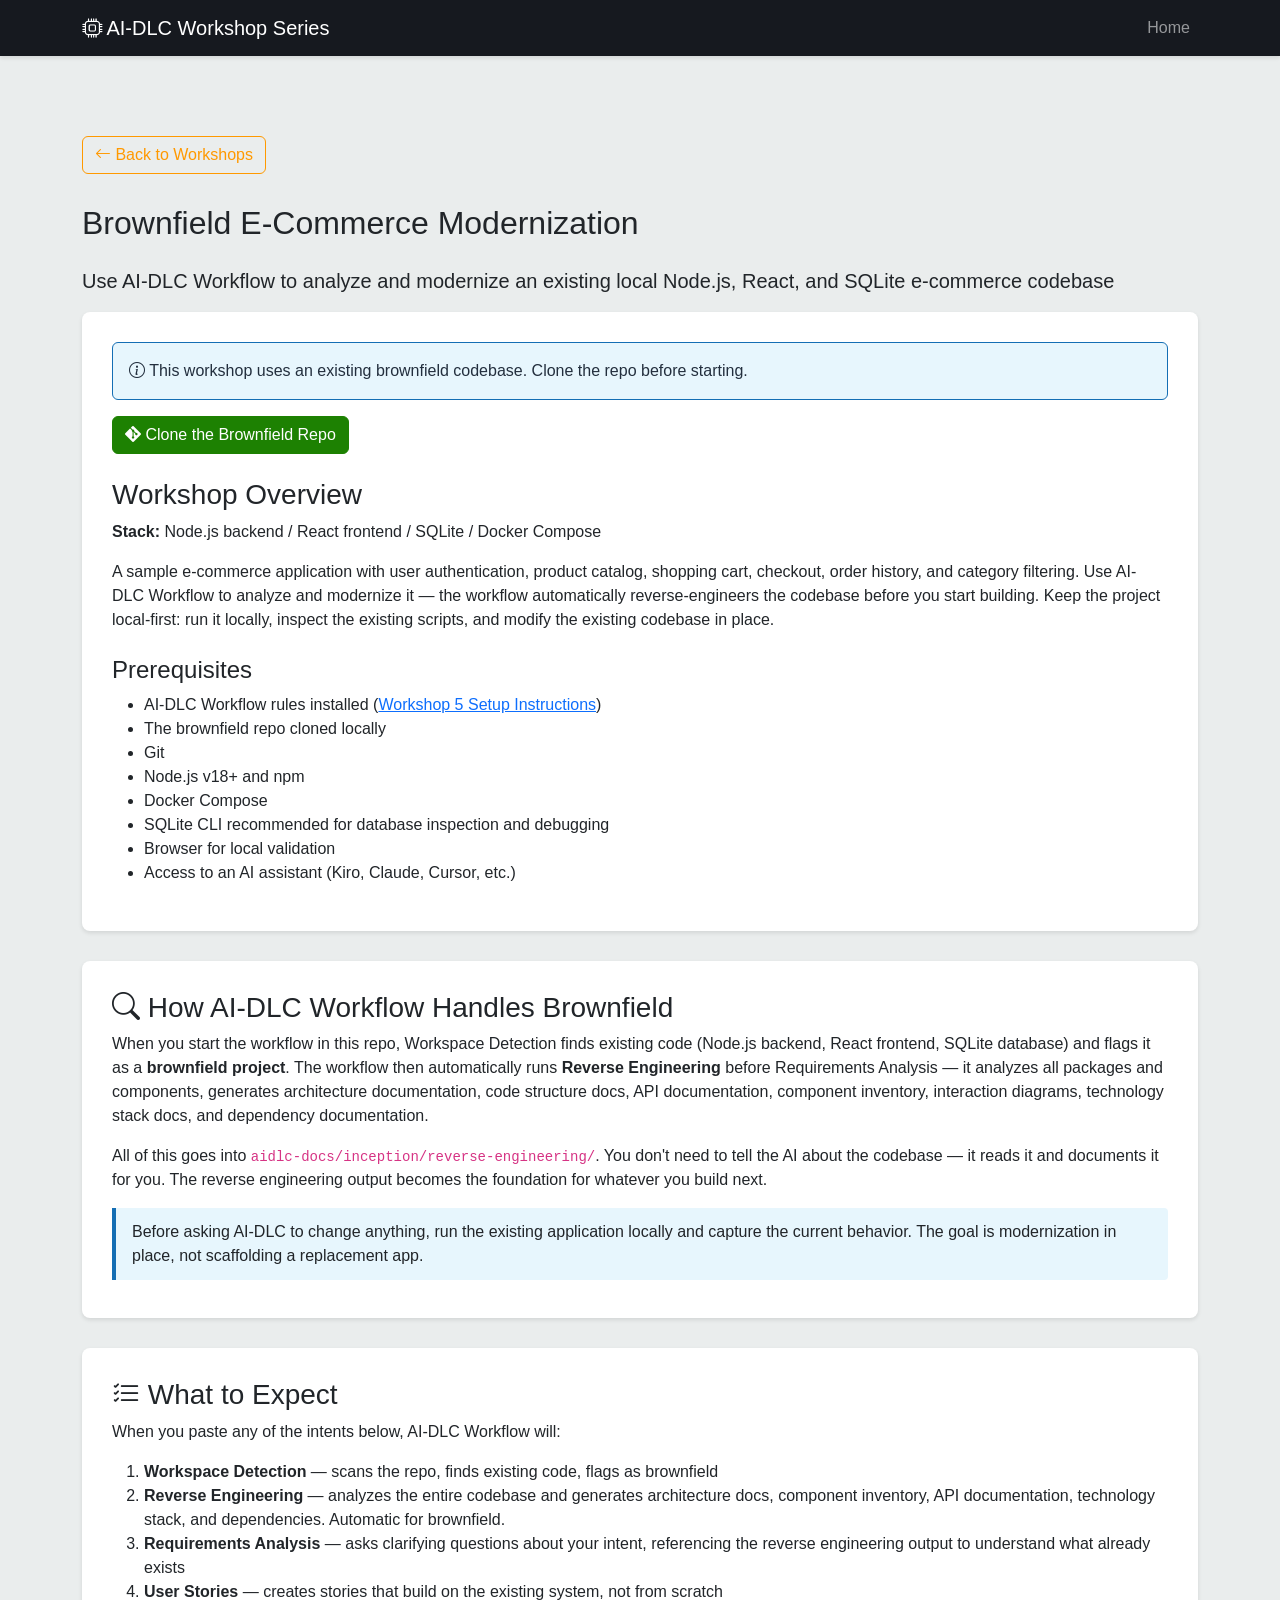
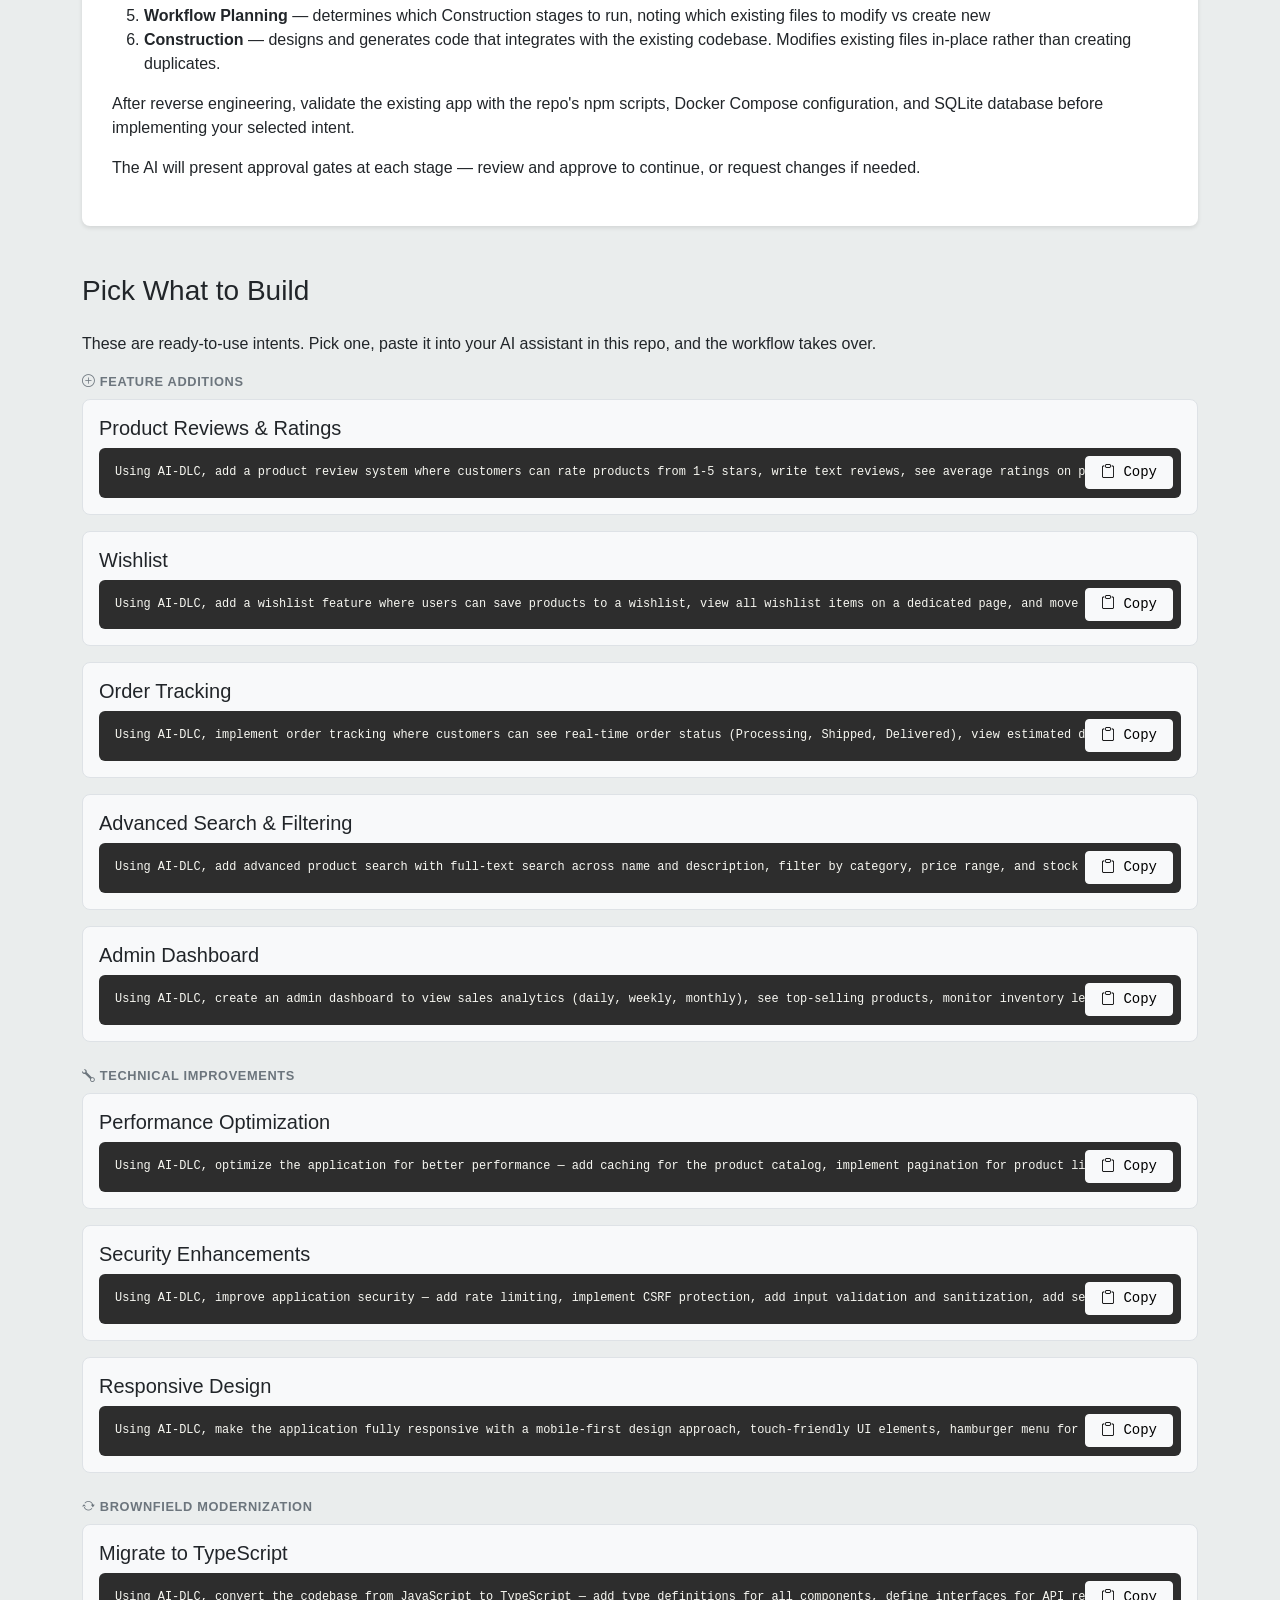
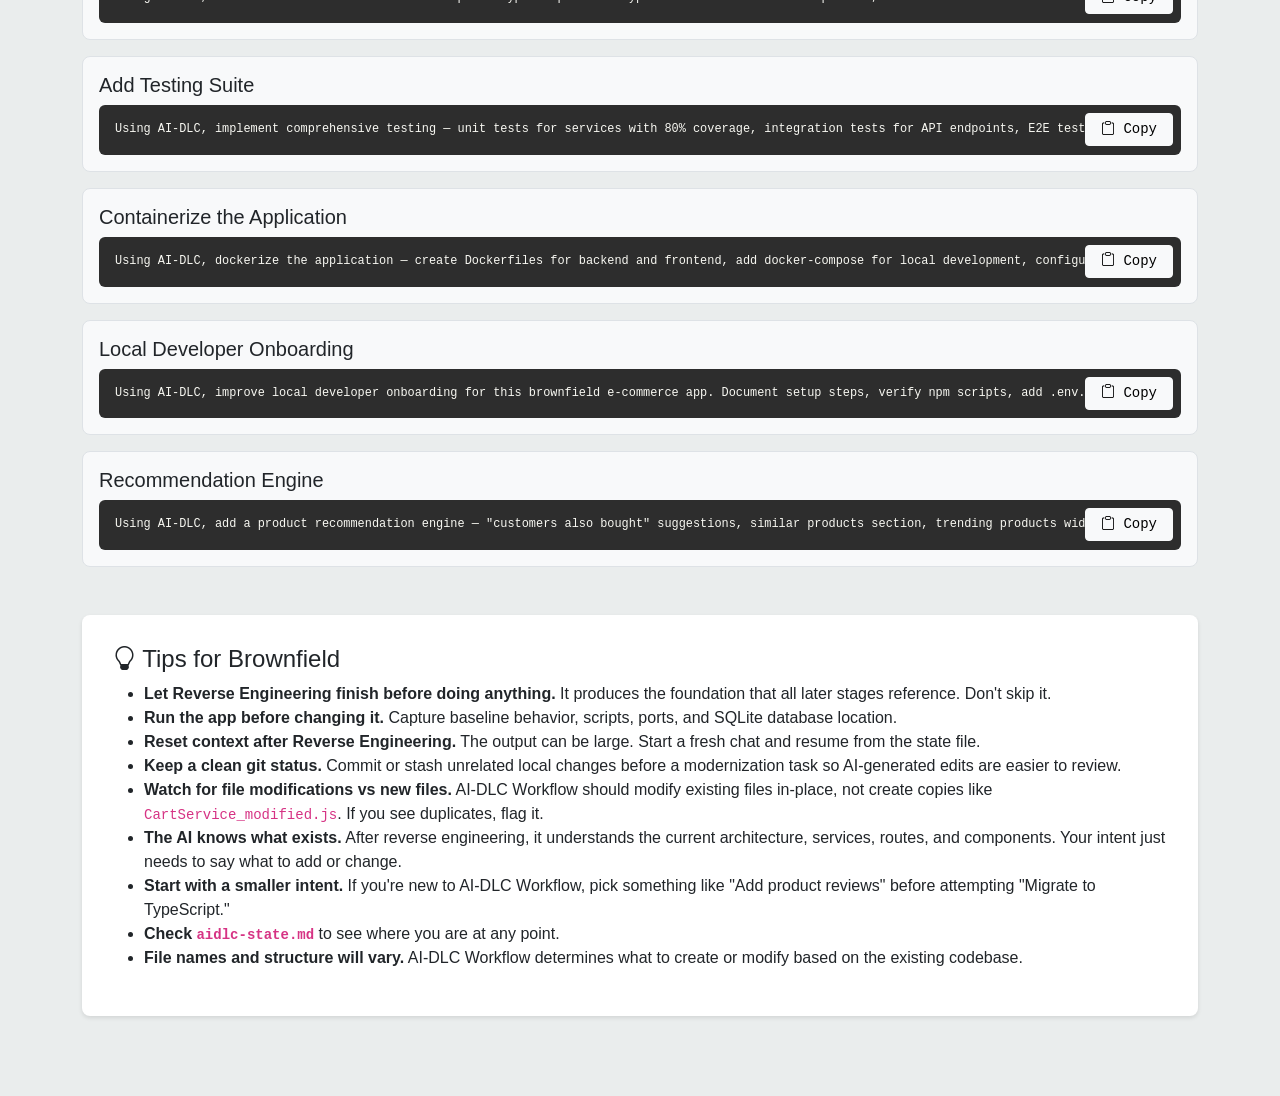
<file: workshop-aidlc/brownfield-ecommerce.html>
<!DOCTYPE html>
<html lang="en">
<head>
    <meta charset="UTF-8">
    <meta name="viewport" content="width=device-width, initial-scale=1.0">
    <title>Workshop 5: Brownfield E-Commerce Modernization - AI-DLC Workshop</title>
    <link href="https://cdn.jsdelivr.net/npm/bootstrap@5.3.2/dist/css/bootstrap.min.css" rel="stylesheet">
    <link rel="stylesheet" href="https://cdn.jsdelivr.net/npm/bootstrap-icons@1.11.3/font/bootstrap-icons.min.css">
    <link rel="stylesheet" href="assets/css/styles.css">
    <style>
        .intent-card { background: #f8f9fa; border: 1px solid #dee2e6; border-radius: 8px; padding: 1rem; margin-bottom: 1rem; position: relative; }
        .intent-card h5 { margin-bottom: .5rem; }
        .intent-prompt { background: #2d2d2d; color: #f8f8f2; padding: 1rem; border-radius: 6px; position: relative; font-family: monospace; font-size: .85rem; white-space: pre-wrap; margin-top: .5rem; }
        .intent-prompt .copy-btn { position: absolute; top: .5rem; right: .5rem; }
        .think-box { background: #fff3cd; border-left: 4px solid #ffc107; padding: .75rem 1rem; border-radius: 0 4px 4px 0; margin: .75rem 0; }
        .note-box { background: #E7F6FD; border-left: 4px solid var(--aws-blue); padding: .75rem 1rem; border-radius: 0 4px 4px 0; margin: .5rem 0; }
        .section-label { font-size: .8rem; font-weight: 600; text-transform: uppercase; letter-spacing: .05em; color: #6c757d; margin-bottom: .5rem; }
    </style>
</head>
<body>
    <nav class="navbar navbar-expand-lg navbar-dark bg-primary sticky-top">
        <div class="container">
            <a class="navbar-brand" href="index.html"><i class="bi bi-cpu"></i> AI-DLC Workshop Series</a>
            <button class="navbar-toggler" type="button" data-bs-toggle="collapse" data-bs-target="#navbarNav"><span class="navbar-toggler-icon"></span></button>
            <div class="collapse navbar-collapse" id="navbarNav">
                <ul class="navbar-nav ms-auto"><li class="nav-item"><a class="nav-link" href="index.html">Home</a></li></ul>
            </div>
        </div>
    </nav>

    <section class="workshop-detail">
        <div class="container">
            <a href="index.html" class="btn btn-outline-primary back-btn"><i class="bi bi-arrow-left"></i> Back to Workshops</a>

            <h2 class="mb-4"><span id="workshop-number"></span>Brownfield E-Commerce Modernization</h2>
            <p class="lead">Use AI-DLC Workflow to analyze and modernize an existing local Node.js, React, and SQLite e-commerce codebase</p>

            <div class="vision-section">
                <div class="alert alert-info">
                    <i class="bi bi-info-circle"></i> This workshop uses an existing brownfield codebase. Clone the repo before starting.
                </div>
                <div class="mb-4">
                    <a href="https://gitlab.aws.dev/enitin/amazon-bedrock-tutorials/-/tree/main/aidlc/workshops/brownfield-ecommerce-aidlc?ref_type=heads" target="_blank" class="btn btn-success">
                        <i class="bi bi-git"></i> Clone the Brownfield Repo
                    </a>
                </div>
                <h3>Workshop Overview</h3>
                <p><strong>Stack:</strong> Node.js backend / React frontend / SQLite / Docker Compose</p>
                <p>A sample e-commerce application with user authentication, product catalog, shopping cart, checkout, order history, and category filtering. Use AI-DLC Workflow to analyze and modernize it — the workflow automatically reverse-engineers the codebase before you start building. Keep the project local-first: run it locally, inspect the existing scripts, and modify the existing codebase in place.</p>
                <h4 class="mt-4">Prerequisites</h4>
                <ul>
                    <li>AI-DLC Workflow rules installed (<a href="setup-instructions.html#workshop-5-setup">Workshop 5 Setup Instructions</a>)</li>
                    <li>The brownfield repo cloned locally</li>
                    <li>Git</li>
                    <li>Node.js v18+ and npm</li>
                    <li>Docker Compose</li>
                    <li>SQLite CLI recommended for database inspection and debugging</li>
                    <li>Browser for local validation</li>
                    <li>Access to an AI assistant (Kiro, Claude, Cursor, etc.)</li>
                </ul>
            </div>

            <!-- How Brownfield Works -->
            <div class="vision-section">
                <h3><i class="bi bi-search"></i> How AI-DLC Workflow Handles Brownfield</h3>
                <p>When you start the workflow in this repo, Workspace Detection finds existing code (Node.js backend, React frontend, SQLite database) and flags it as a <strong>brownfield project</strong>. The workflow then automatically runs <strong>Reverse Engineering</strong> before Requirements Analysis — it analyzes all packages and components, generates architecture documentation, code structure docs, API documentation, component inventory, interaction diagrams, technology stack docs, and dependency documentation.</p>
                <p>All of this goes into <code>aidlc-docs/inception/reverse-engineering/</code>. You don't need to tell the AI about the codebase — it reads it and documents it for you. The reverse engineering output becomes the foundation for whatever you build next.</p>
                <div class="note-box">Before asking AI-DLC to change anything, run the existing application locally and capture the current behavior. The goal is modernization in place, not scaffolding a replacement app.</div>
            </div>

            <!-- What to Expect -->
            <div class="vision-section">
                <h3><i class="bi bi-list-check"></i> What to Expect</h3>
                <p>When you paste any of the intents below, AI-DLC Workflow will:</p>
                <ol>
                    <li><strong>Workspace Detection</strong> — scans the repo, finds existing code, flags as brownfield</li>
                    <li><strong>Reverse Engineering</strong> — analyzes the entire codebase and generates architecture docs, component inventory, API documentation, technology stack, and dependencies. Automatic for brownfield.</li>
                    <li><strong>Requirements Analysis</strong> — asks clarifying questions about your intent, referencing the reverse engineering output to understand what already exists</li>
                    <li><strong>User Stories</strong> — creates stories that build on the existing system, not from scratch</li>
                    <li><strong>Workflow Planning</strong> — determines which Construction stages to run, noting which existing files to modify vs create new</li>
                    <li><strong>Construction</strong> — designs and generates code that integrates with the existing codebase. Modifies existing files in-place rather than creating duplicates.</li>
                </ol>
                <p>After reverse engineering, validate the existing app with the repo's npm scripts, Docker Compose configuration, and SQLite database before implementing your selected intent.</p>
                <p>The AI will present approval gates at each stage — review and approve to continue, or request changes if needed.</p>
            </div>

            <!-- Inception Ideas -->
            <h3 class="mt-5 mb-4">Pick What to Build</h3>
            <p>These are ready-to-use intents. Pick one, paste it into your AI assistant in this repo, and the workflow takes over.</p>

            <p class="section-label"><i class="bi bi-plus-circle"></i> Feature Additions</p>

            <div class="intent-card">
                <h5>Product Reviews & Ratings</h5>
                <div class="intent-prompt"><button class="btn btn-sm btn-light copy-btn" onclick="copyId('i-0',event)"><i class="bi bi-clipboard"></i> Copy</button><pre id="i-0" class="mb-0" style="color:#f8f8f2">Using AI-DLC, add a product review system where customers can rate products from 1-5 stars, write text reviews, see average ratings on product cards, and filter/sort products by rating. Only allow reviews from customers who purchased the product.</pre></div>
            </div>

            <div class="intent-card">
                <h5>Wishlist</h5>
                <div class="intent-prompt"><button class="btn btn-sm btn-light copy-btn" onclick="copyId('i-1',event)"><i class="bi bi-clipboard"></i> Copy</button><pre id="i-1" class="mb-0" style="color:#f8f8f2">Using AI-DLC, add a wishlist feature where users can save products to a wishlist, view all wishlist items on a dedicated page, and move items from wishlist to cart.</pre></div>
            </div>

            <div class="intent-card">
                <h5>Order Tracking</h5>
                <div class="intent-prompt"><button class="btn btn-sm btn-light copy-btn" onclick="copyId('i-2',event)"><i class="bi bi-clipboard"></i> Copy</button><pre id="i-2" class="mb-0" style="color:#f8f8f2">Using AI-DLC, implement order tracking where customers can see real-time order status (Processing, Shipped, Delivered), view estimated delivery date, and receive notifications on status changes.</pre></div>
            </div>

            <div class="intent-card">
                <h5>Advanced Search & Filtering</h5>
                <div class="intent-prompt"><button class="btn btn-sm btn-light copy-btn" onclick="copyId('i-3',event)"><i class="bi bi-clipboard"></i> Copy</button><pre id="i-3" class="mb-0" style="color:#f8f8f2">Using AI-DLC, add advanced product search with full-text search across name and description, filter by category, price range, and stock availability, sort by price, rating, or newest, and search suggestions as user types.</pre></div>
            </div>

            <div class="intent-card">
                <h5>Admin Dashboard</h5>
                <div class="intent-prompt"><button class="btn btn-sm btn-light copy-btn" onclick="copyId('i-4',event)"><i class="bi bi-clipboard"></i> Copy</button><pre id="i-4" class="mb-0" style="color:#f8f8f2">Using AI-DLC, create an admin dashboard to view sales analytics (daily, weekly, monthly), see top-selling products, monitor inventory levels, track user registrations, and export reports as CSV.</pre></div>
            </div>

            <p class="section-label mt-4"><i class="bi bi-wrench"></i> Technical Improvements</p>

            <div class="intent-card">
                <h5>Performance Optimization</h5>
                <div class="intent-prompt"><button class="btn btn-sm btn-light copy-btn" onclick="copyId('i-5',event)"><i class="bi bi-clipboard"></i> Copy</button><pre id="i-5" class="mb-0" style="color:#f8f8f2">Using AI-DLC, optimize the application for better performance — add caching for the product catalog, implement pagination for product lists, add lazy loading for images, and optimize database queries with indexes.</pre></div>
            </div>

            <div class="intent-card">
                <h5>Security Enhancements</h5>
                <div class="intent-prompt"><button class="btn btn-sm btn-light copy-btn" onclick="copyId('i-6',event)"><i class="bi bi-clipboard"></i> Copy</button><pre id="i-6" class="mb-0" style="color:#f8f8f2">Using AI-DLC, improve application security — add rate limiting, implement CSRF protection, add input validation and sanitization, add security headers, and implement a password reset flow.</pre></div>
            </div>

            <div class="intent-card">
                <h5>Responsive Design</h5>
                <div class="intent-prompt"><button class="btn btn-sm btn-light copy-btn" onclick="copyId('i-7',event)"><i class="bi bi-clipboard"></i> Copy</button><pre id="i-7" class="mb-0" style="color:#f8f8f2">Using AI-DLC, make the application fully responsive with a mobile-first design approach, touch-friendly UI elements, hamburger menu for mobile, and optimized images for different screen sizes.</pre></div>
            </div>

            <p class="section-label mt-4"><i class="bi bi-arrow-repeat"></i> Brownfield Modernization</p>

            <div class="intent-card">
                <h5>Migrate to TypeScript</h5>
                <div class="intent-prompt"><button class="btn btn-sm btn-light copy-btn" onclick="copyId('i-8',event)"><i class="bi bi-clipboard"></i> Copy</button><pre id="i-8" class="mb-0" style="color:#f8f8f2">Using AI-DLC, convert the codebase from JavaScript to TypeScript — add type definitions for all components, define interfaces for API responses, add strict type checking, and maintain backward compatibility.</pre></div>
            </div>

            <div class="intent-card">
                <h5>Add Testing Suite</h5>
                <div class="intent-prompt"><button class="btn btn-sm btn-light copy-btn" onclick="copyId('i-9',event)"><i class="bi bi-clipboard"></i> Copy</button><pre id="i-9" class="mb-0" style="color:#f8f8f2">Using AI-DLC, implement comprehensive testing — unit tests for services with 80% coverage, integration tests for API endpoints, E2E tests for critical user flows, and test documentation.</pre></div>
            </div>

            <div class="intent-card">
                <h5>Containerize the Application</h5>
                <div class="intent-prompt"><button class="btn btn-sm btn-light copy-btn" onclick="copyId('i-10',event)"><i class="bi bi-clipboard"></i> Copy</button><pre id="i-10" class="mb-0" style="color:#f8f8f2">Using AI-DLC, dockerize the application — create Dockerfiles for backend and frontend, add docker-compose for local development, configure environment variables, add health checks, and document the local Docker Compose runbook.</pre></div>
            </div>

            <div class="intent-card">
                <h5>Local Developer Onboarding</h5>
                <div class="intent-prompt"><button class="btn btn-sm btn-light copy-btn" onclick="copyId('i-11',event)"><i class="bi bi-clipboard"></i> Copy</button><pre id="i-11" class="mb-0" style="color:#f8f8f2">Using AI-DLC, improve local developer onboarding for this brownfield e-commerce app. Document setup steps, verify npm scripts, add .env.example, add seed/reset database scripts, add Docker Compose health checks, and create a local runbook so a new developer can clone the repo and run the app consistently.</pre></div>
            </div>

            <div class="intent-card">
                <h5>Recommendation Engine</h5>
                <div class="intent-prompt"><button class="btn btn-sm btn-light copy-btn" onclick="copyId('i-12',event)"><i class="bi bi-clipboard"></i> Copy</button><pre id="i-12" class="mb-0" style="color:#f8f8f2">Using AI-DLC, add a product recommendation engine — "customers also bought" suggestions, similar products section, trending products widget, and recently viewed items.</pre></div>
            </div>

            <!-- Tips -->
            <div class="vision-section mt-5">
                <h4><i class="bi bi-lightbulb"></i> Tips for Brownfield</h4>
                <ul>
                    <li><strong>Let Reverse Engineering finish before doing anything.</strong> It produces the foundation that all later stages reference. Don't skip it.</li>
                    <li><strong>Run the app before changing it.</strong> Capture baseline behavior, scripts, ports, and SQLite database location.</li>
                    <li><strong>Reset context after Reverse Engineering.</strong> The output can be large. Start a fresh chat and resume from the state file.</li>
                    <li><strong>Keep a clean git status.</strong> Commit or stash unrelated local changes before a modernization task so AI-generated edits are easier to review.</li>
                    <li><strong>Watch for file modifications vs new files.</strong> AI-DLC Workflow should modify existing files in-place, not create copies like <code>CartService_modified.js</code>. If you see duplicates, flag it.</li>
                    <li><strong>The AI knows what exists.</strong> After reverse engineering, it understands the current architecture, services, routes, and components. Your intent just needs to say what to add or change.</li>
                    <li><strong>Start with a smaller intent.</strong> If you're new to AI-DLC Workflow, pick something like "Add product reviews" before attempting "Migrate to TypeScript."</li>
                    <li><strong>Check <code>aidlc-state.md</code></strong> to see where you are at any point.</li>
                    <li><strong>File names and structure will vary.</strong> AI-DLC Workflow determines what to create or modify based on the existing codebase.</li>
                </ul>
            </div>
        </div>
    </section>

    <footer class="bg-dark text-white text-center py-4 mt-5 d-none">
        <div class="container"><p class="mb-0">&copy; 2026 AWS AI-DLC Workshop Series</p></div>
    </footer>

    <script src="https://cdn.jsdelivr.net/npm/bootstrap@5.3.2/dist/js/bootstrap.bundle.min.js"></script>
    <script>
    const urlParams = new URLSearchParams(window.location.search);
    const workshopNum = urlParams.get('workshop');
    if (workshopNum) document.getElementById('workshop-number').textContent = 'Workshop ' + workshopNum + ': ';

    function copyId(id, event) {
        const el = document.getElementById(id);
        navigator.clipboard.writeText(el.textContent.trim()).then(() => {
            const btn = event.target.closest('button');
            const orig = btn.innerHTML;
            btn.innerHTML = '<i class="bi bi-check"></i> Copied!';
            btn.classList.add('btn-success'); btn.classList.remove('btn-light');
            setTimeout(() => { btn.innerHTML = orig; btn.classList.remove('btn-success'); btn.classList.add('btn-light'); }, 2000);
        });
    }
    </script>
</body>
</html>
</file>
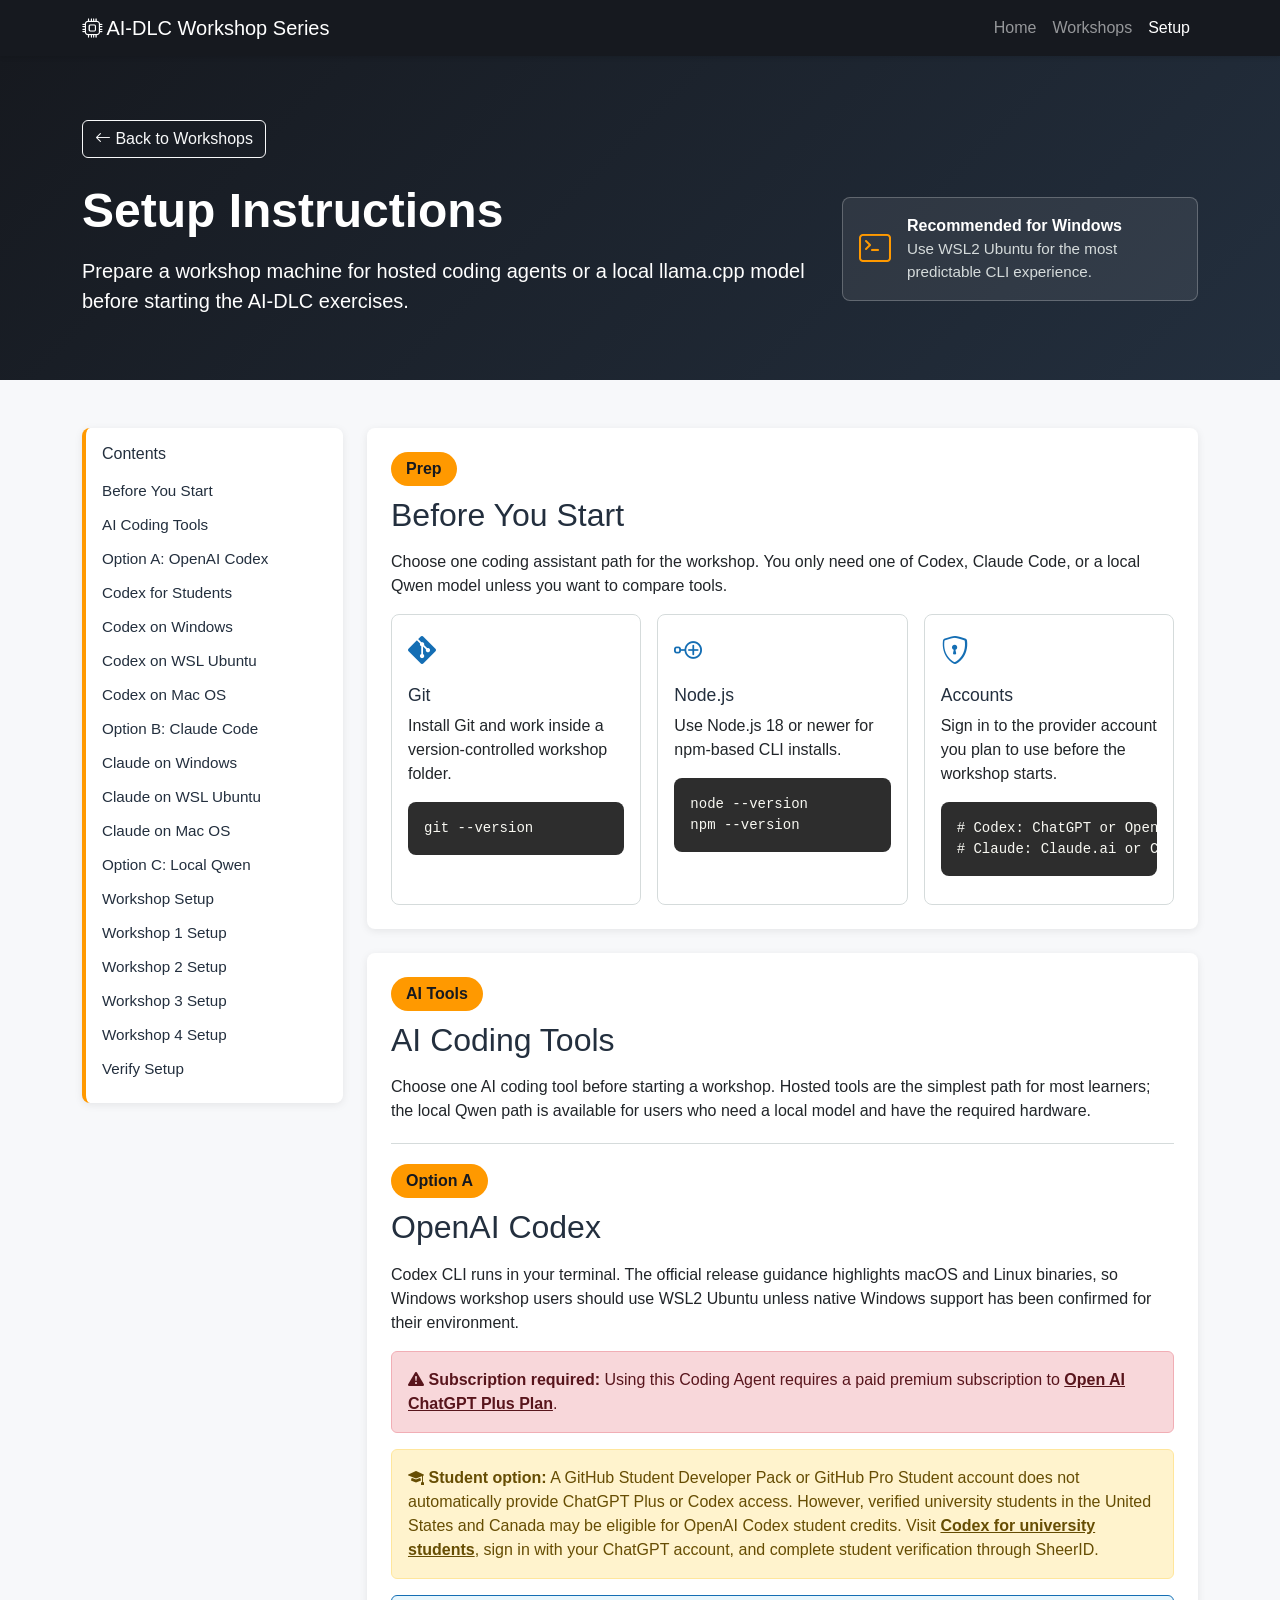
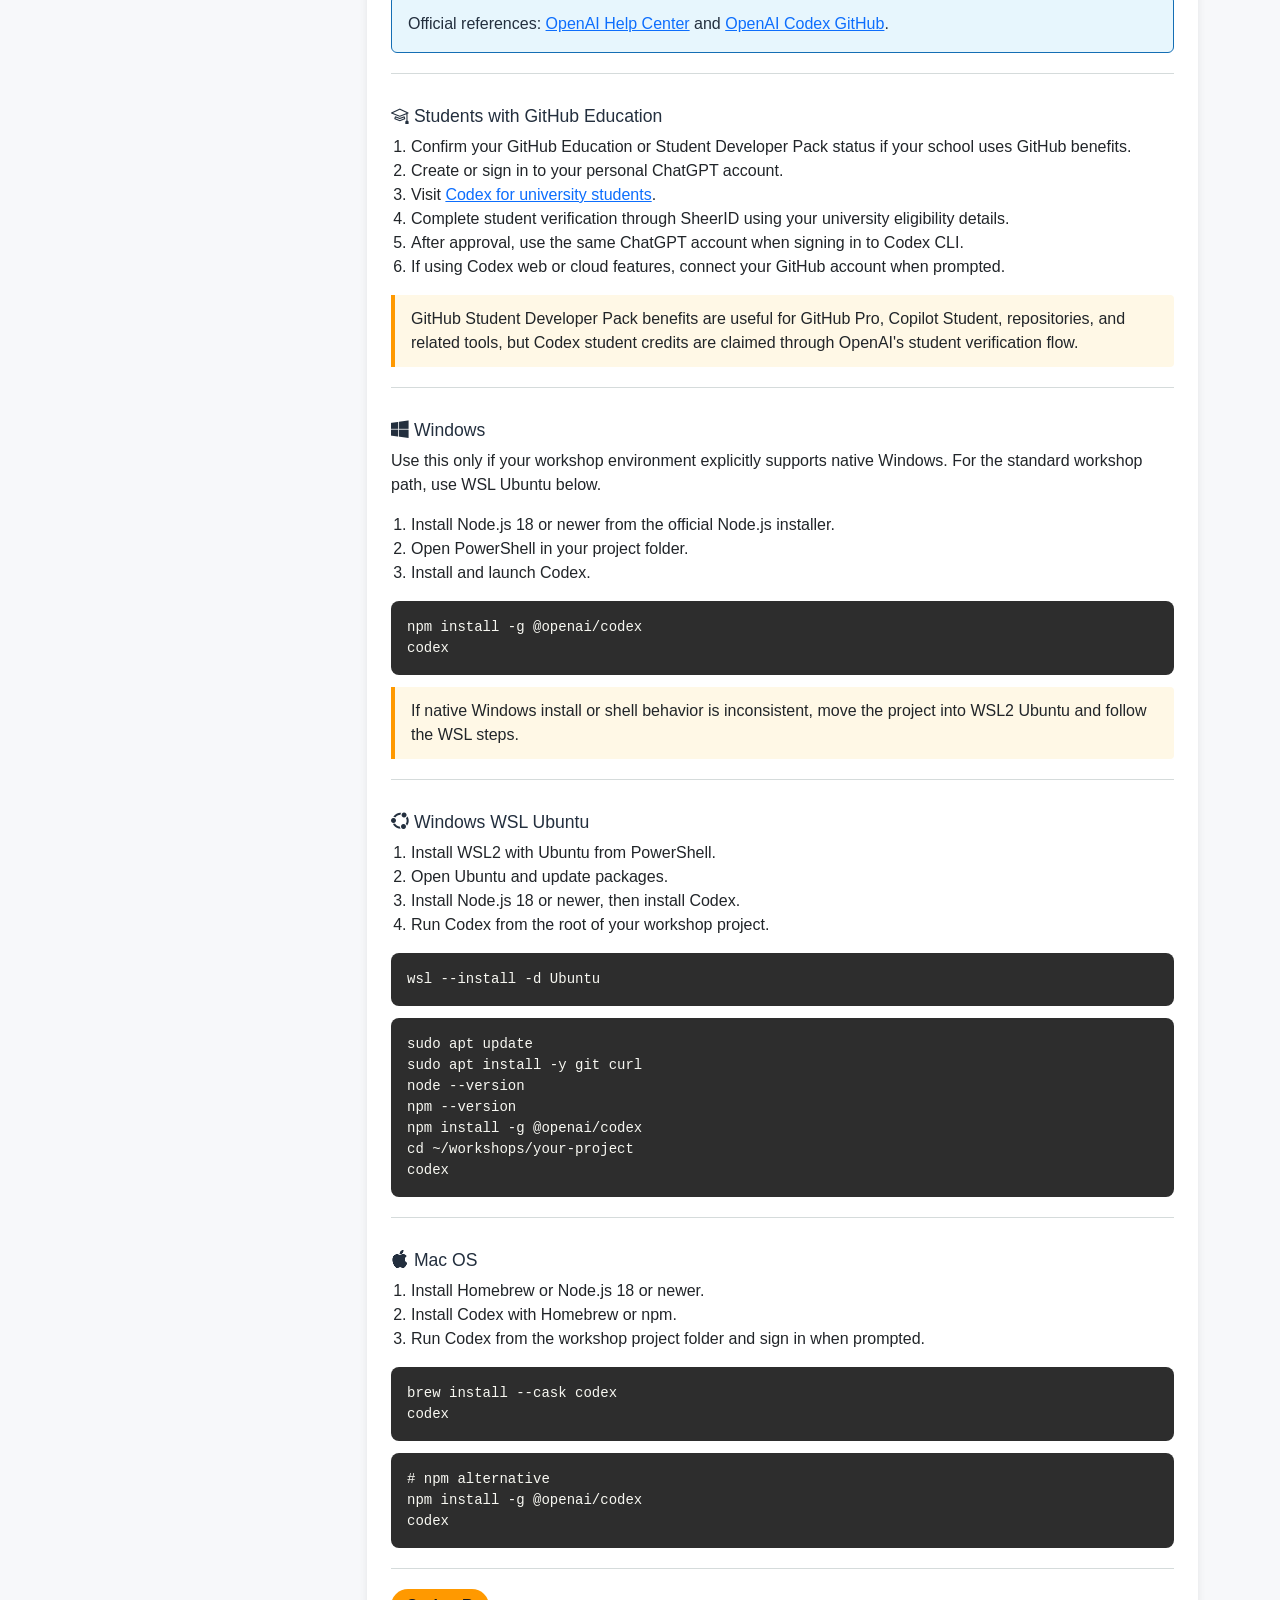
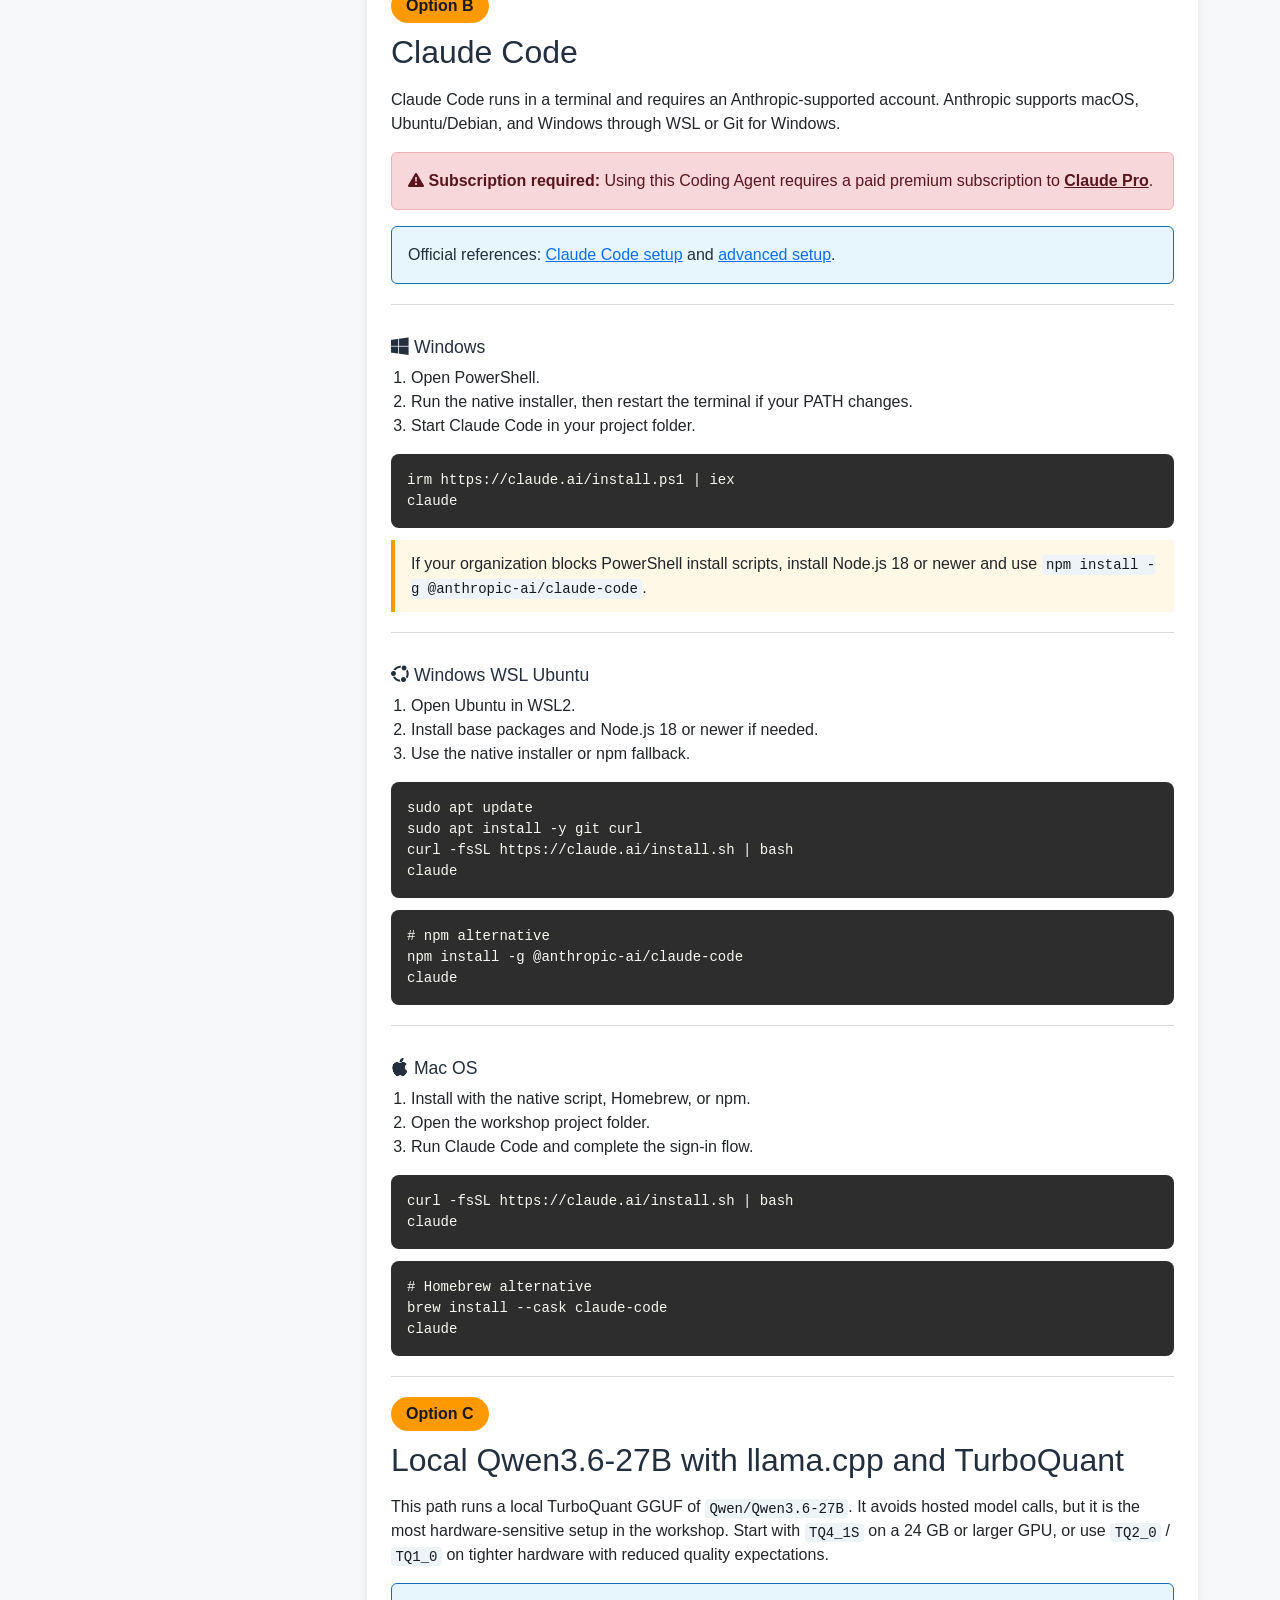
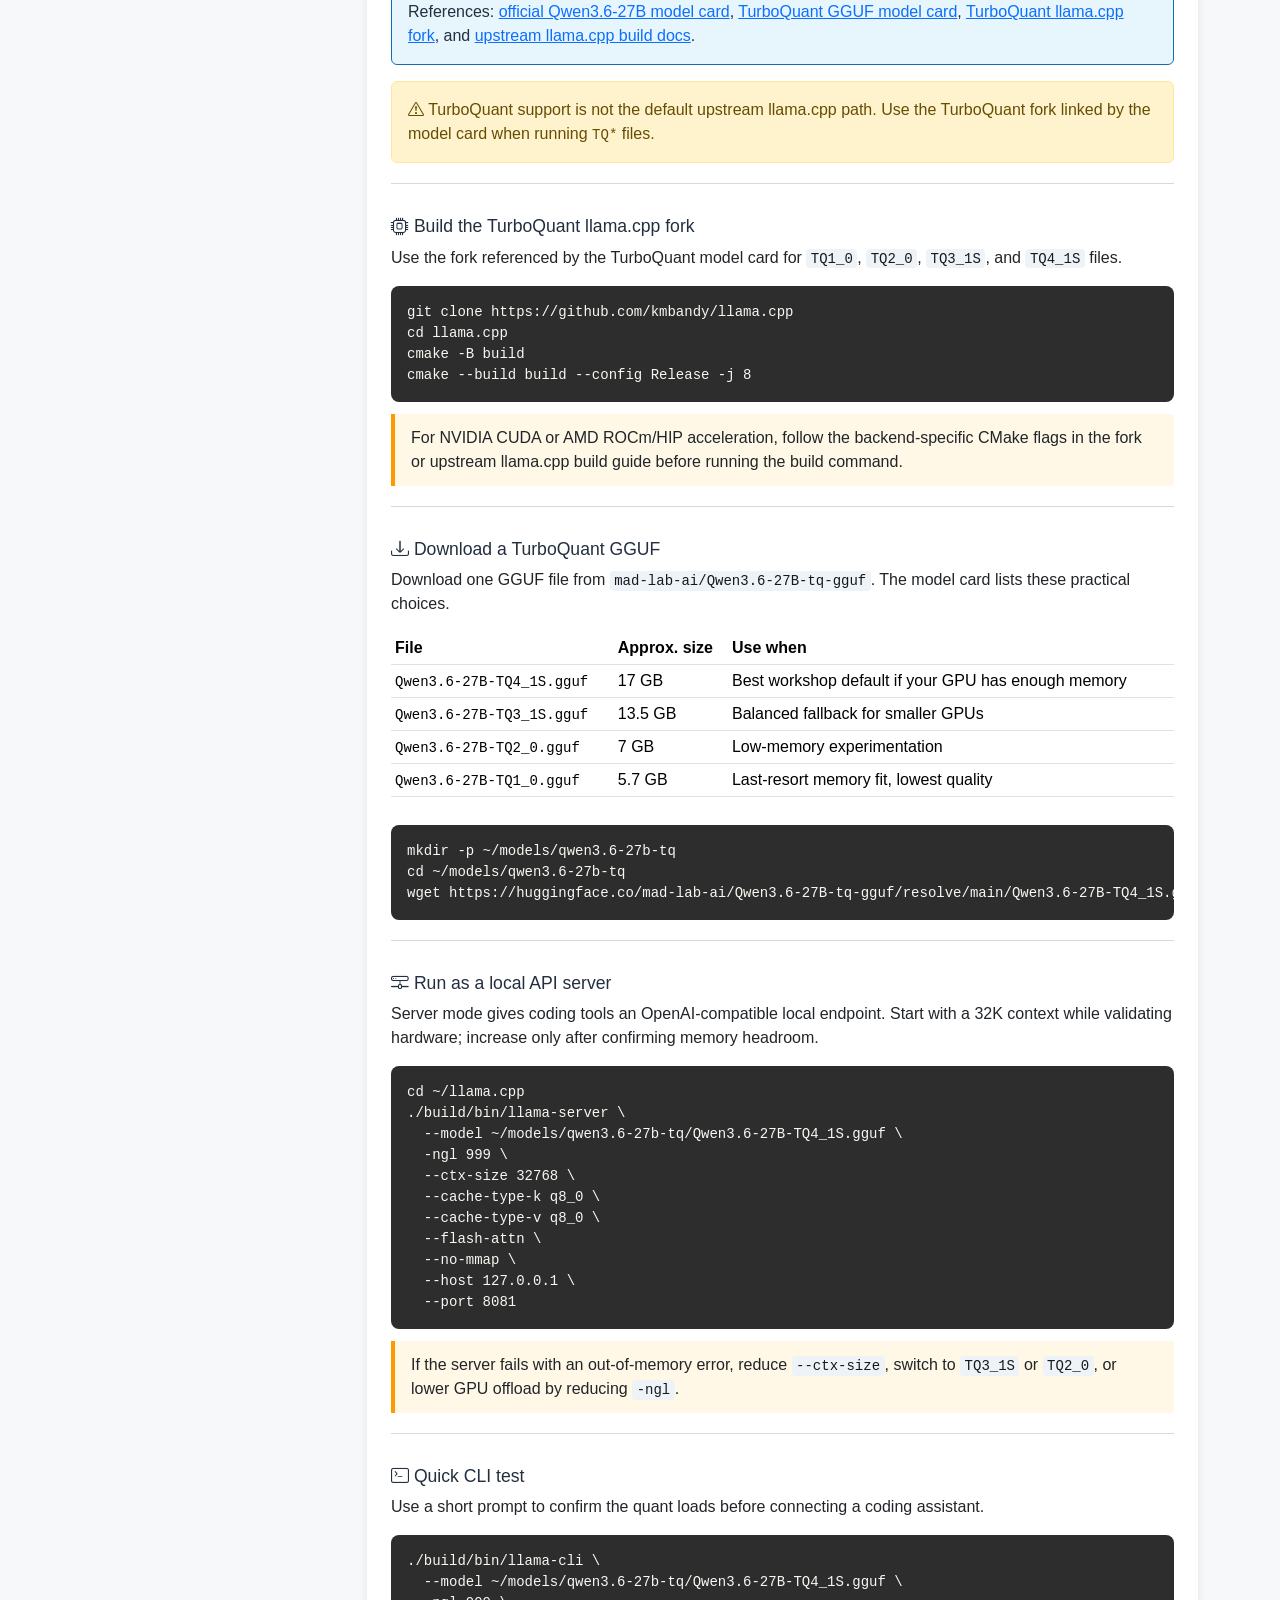
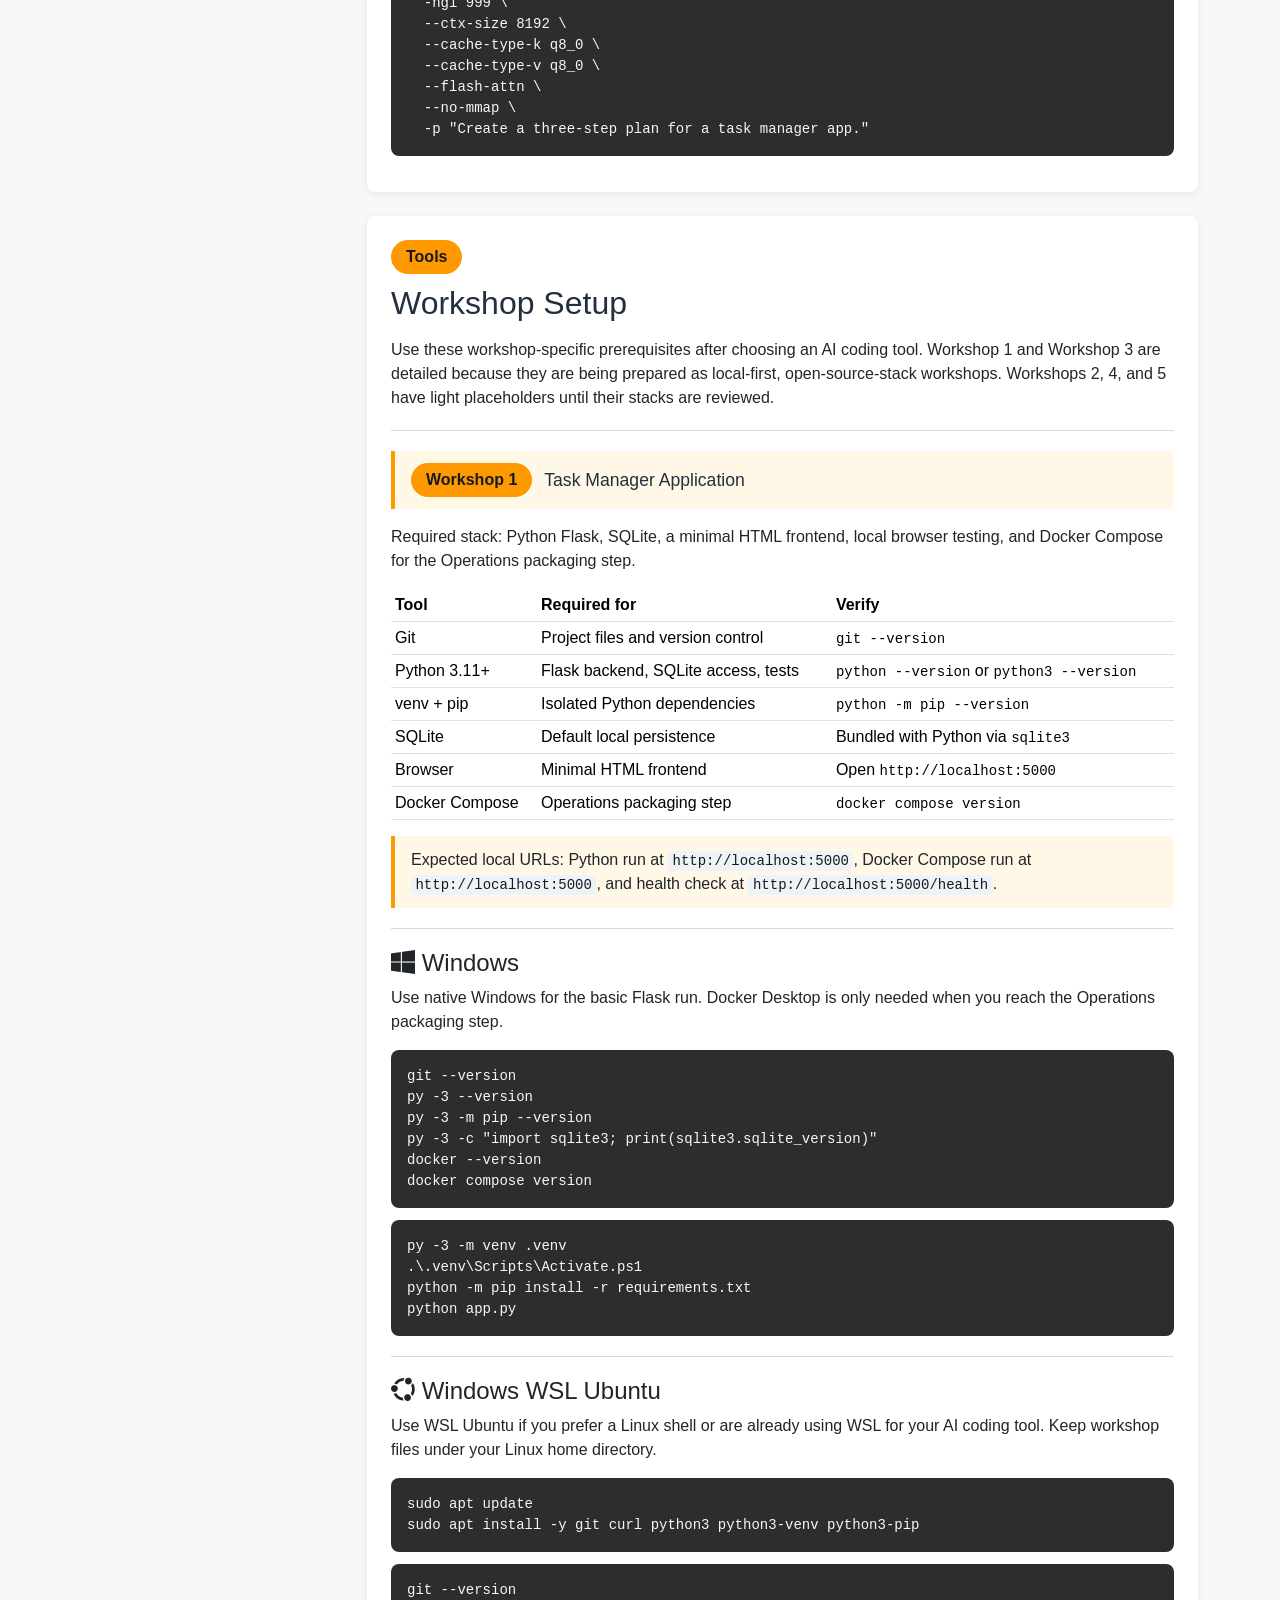
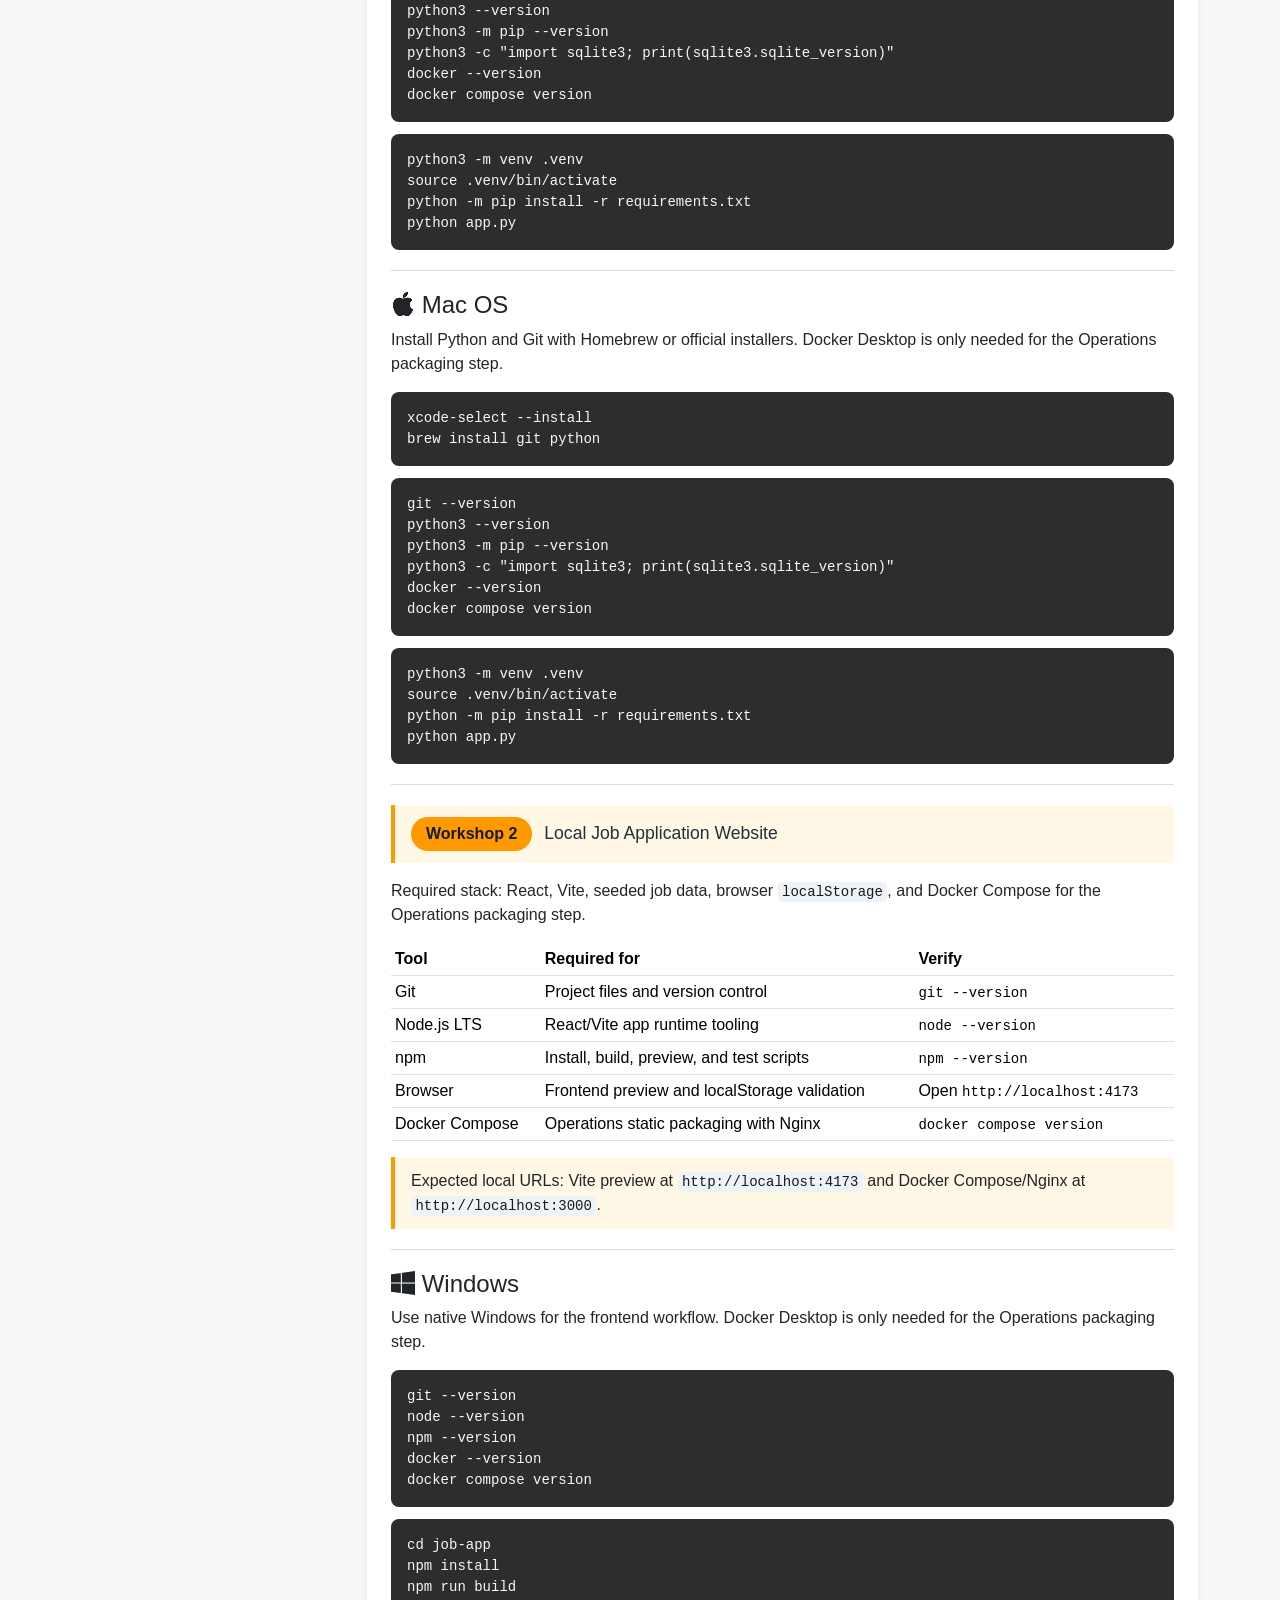
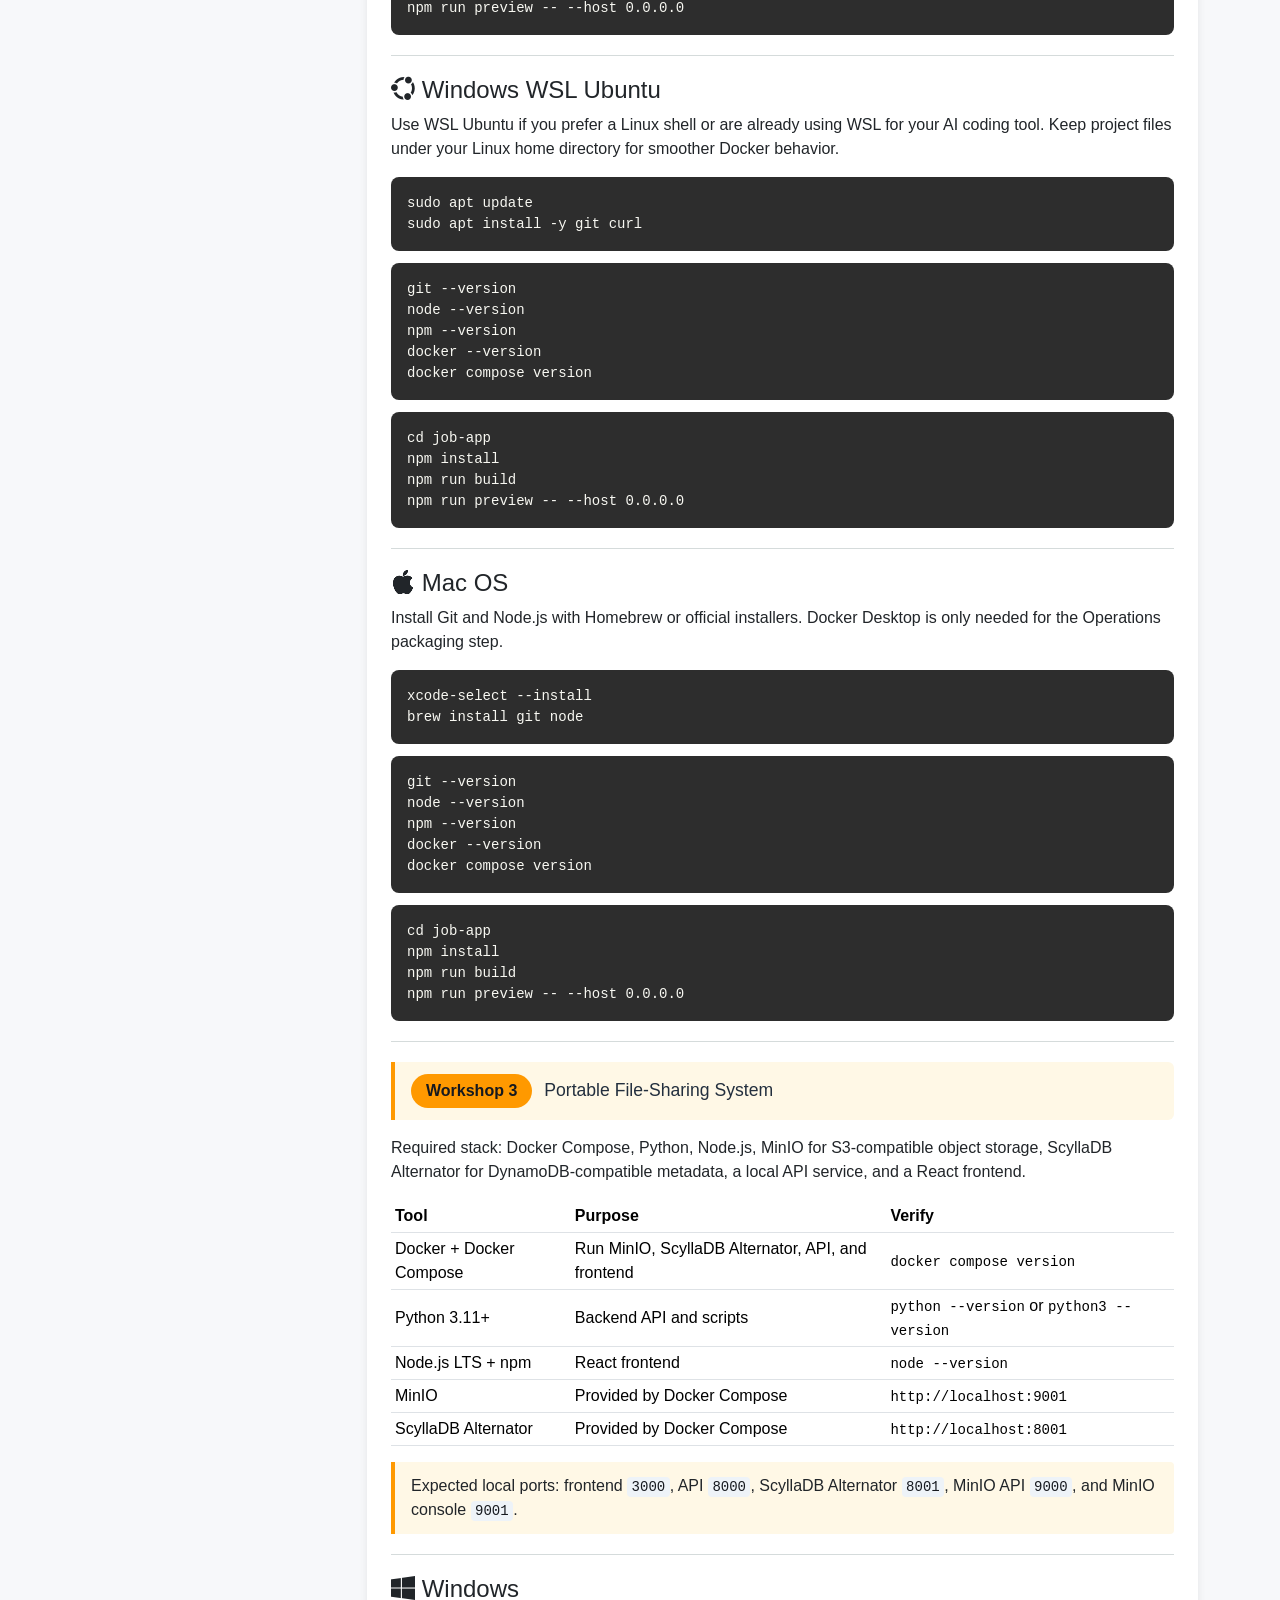
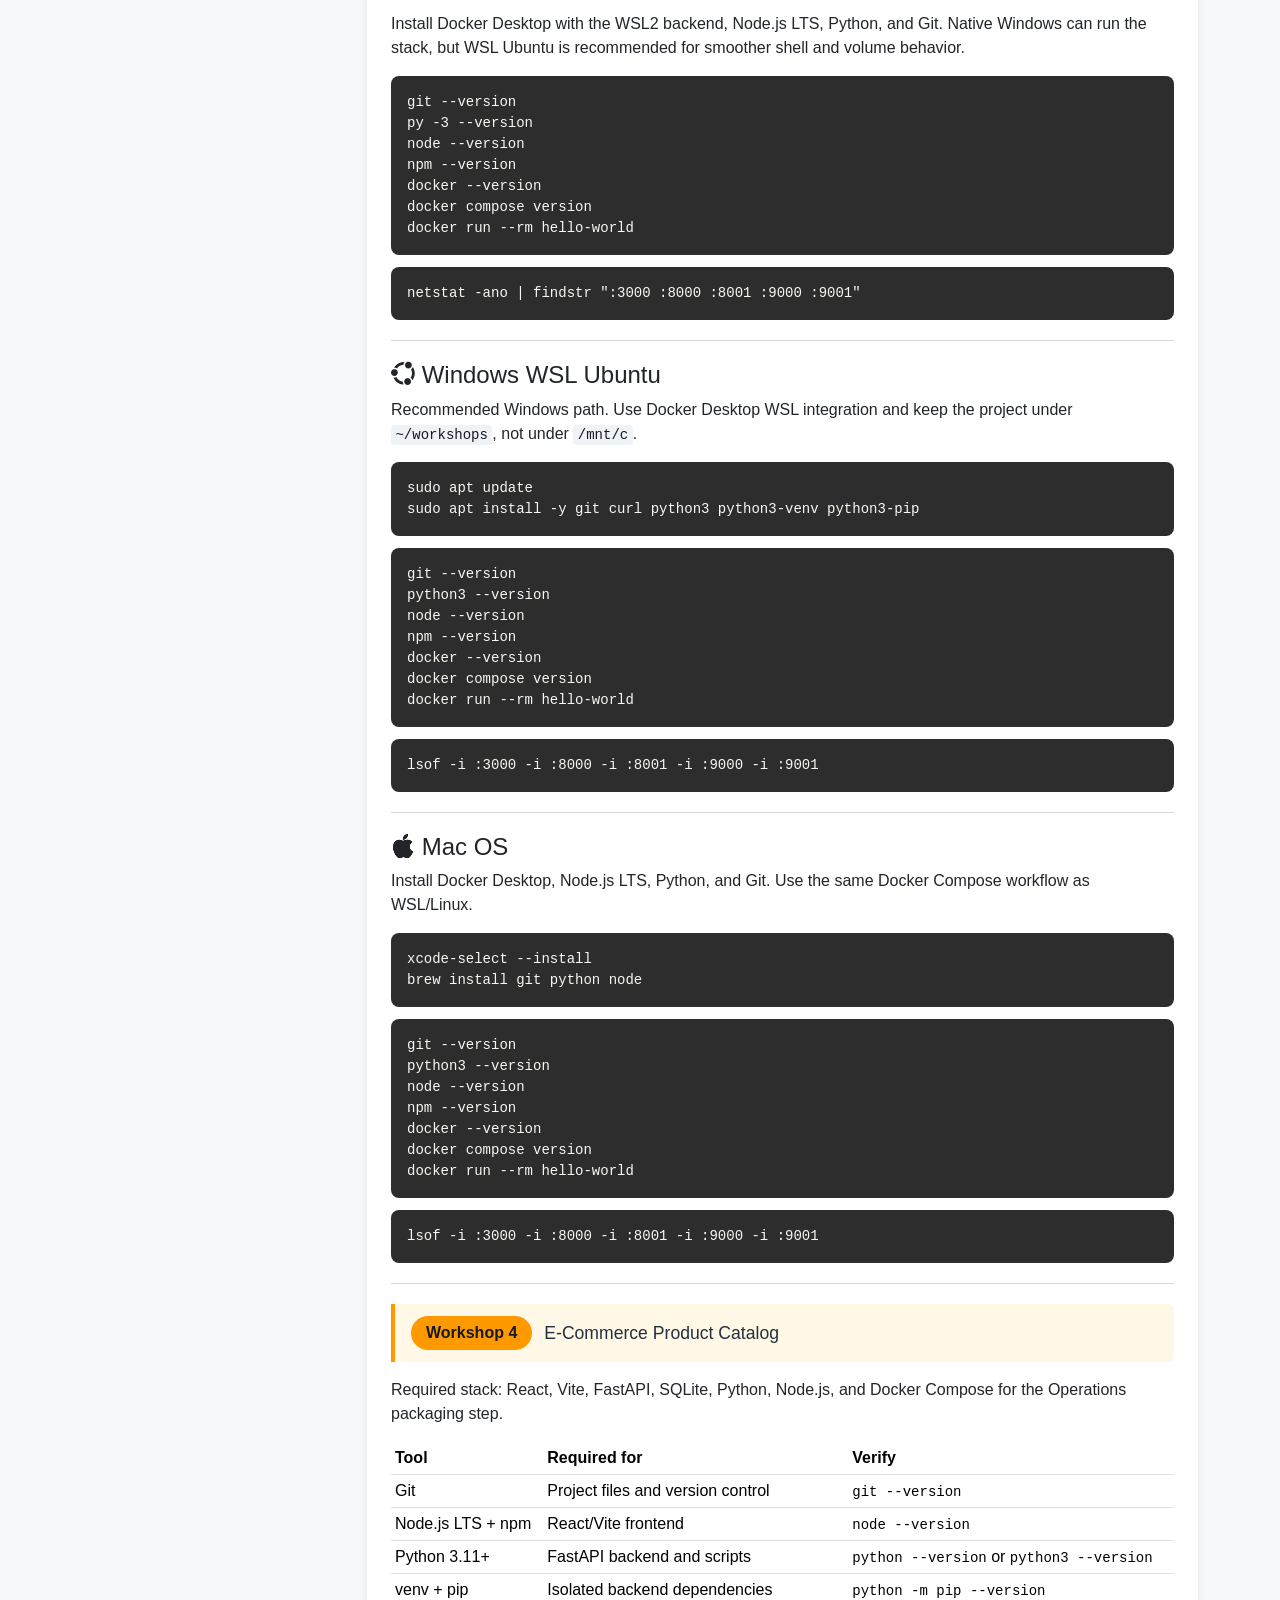
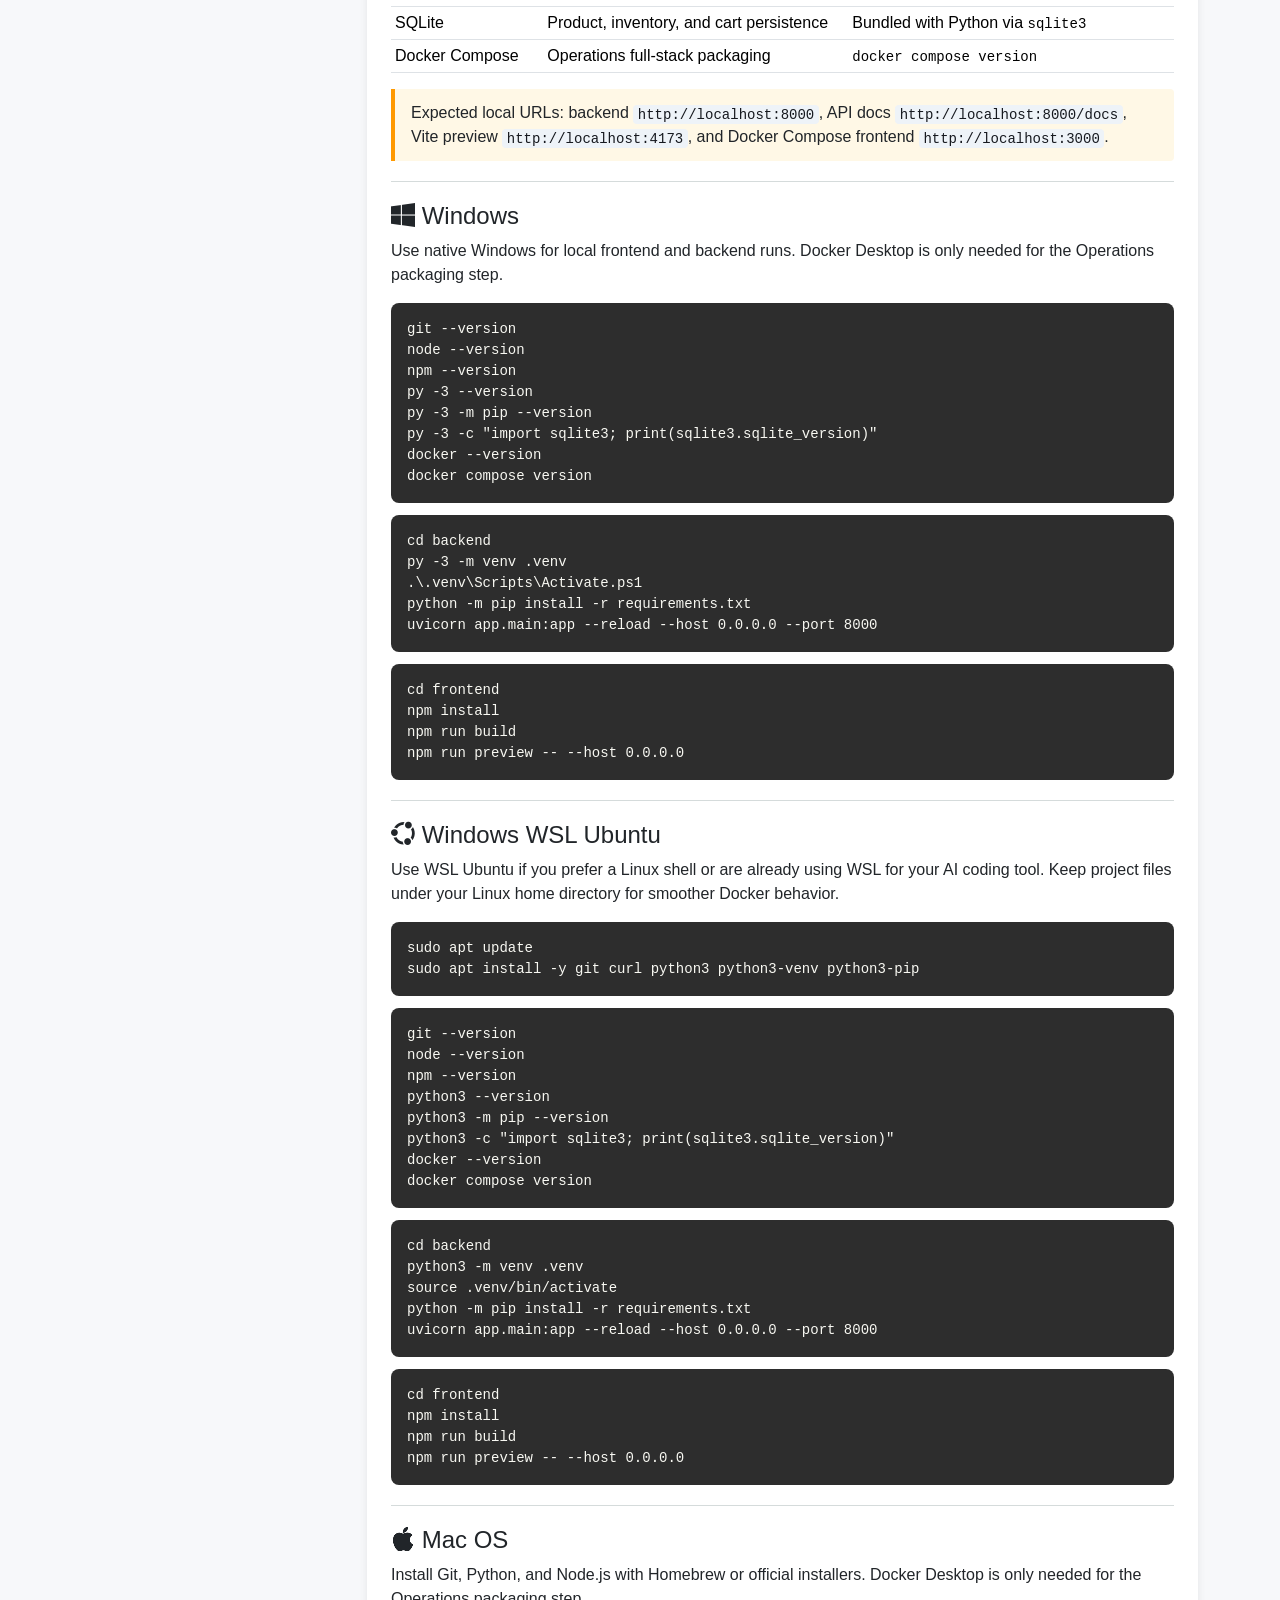
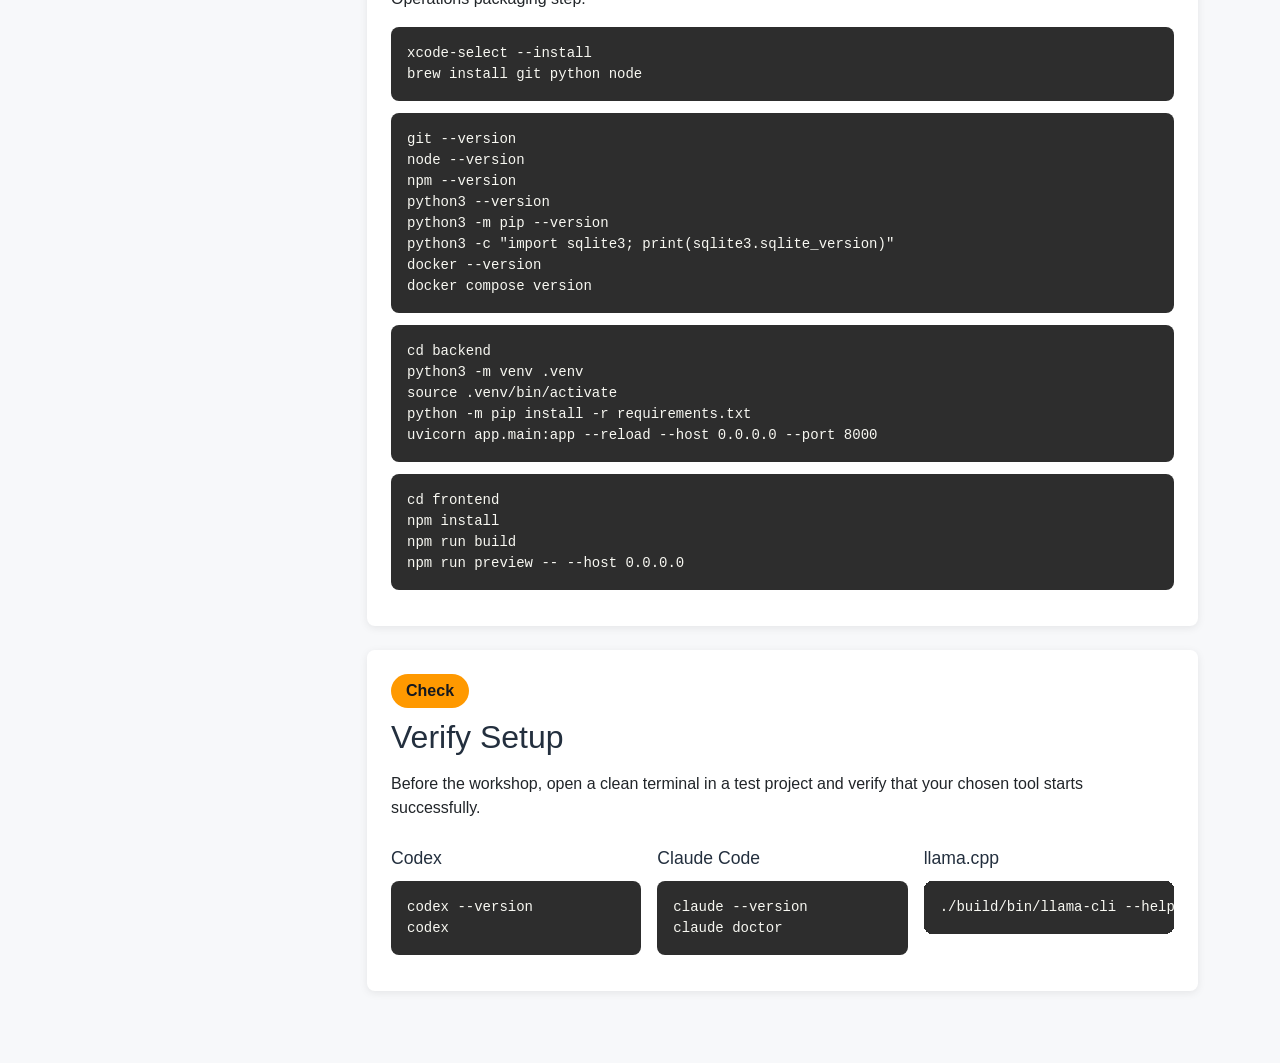
<file: workshop-aidlc/setup-instructions.html>
<!DOCTYPE html>
<html lang="en">
<head>
    <meta charset="UTF-8">
    <meta name="viewport" content="width=device-width, initial-scale=1.0">
    <title>Setup Instructions - AI-DLC Workshop</title>
    <meta name="description" content="Setup OpenAI Codex, Claude Code, and local Qwen with llama.cpp for the AI-DLC workshop series.">
    <link href="https://cdn.jsdelivr.net/npm/bootstrap@5.3.2/dist/css/bootstrap.min.css" rel="stylesheet">
    <link rel="stylesheet" href="https://cdn.jsdelivr.net/npm/bootstrap-icons@1.11.3/font/bootstrap-icons.min.css">
    <link rel="stylesheet" href="assets/css/styles.css">
</head>
<body>
    <nav class="navbar navbar-expand-lg navbar-dark bg-primary sticky-top">
        <div class="container">
            <a class="navbar-brand" href="index.html"><i class="bi bi-cpu"></i> AI-DLC Workshop Series</a>
            <button class="navbar-toggler" type="button" data-bs-toggle="collapse" data-bs-target="#navbarNav">
                <span class="navbar-toggler-icon"></span>
            </button>
            <div class="collapse navbar-collapse" id="navbarNav">
                <ul class="navbar-nav ms-auto">
                    <li class="nav-item"><a class="nav-link" href="index.html">Home</a></li>
                    <li class="nav-item"><a class="nav-link" href="index.html#workshops">Workshops</a></li>
                    <li class="nav-item"><a class="nav-link active" href="setup-instructions.html">Setup</a></li>
                </ul>
            </div>
        </div>
    </nav>

    <section class="setup-hero">
        <div class="container">
            <a href="index.html" class="btn btn-outline-light mb-4"><i class="bi bi-arrow-left"></i> Back to Workshops</a>
            <div class="row align-items-center g-4">
                <div class="col-lg-8">
                    <h1 class="display-5 fw-bold mb-3">Setup Instructions</h1>
                    <p class="lead mb-0">Prepare a workshop machine for hosted coding agents or a local llama.cpp model before starting the AI-DLC exercises.</p>
                </div>
                <div class="col-lg-4">
                    <div class="setup-callout">
                        <i class="bi bi-terminal"></i>
                        <div>
                            <strong>Recommended for Windows</strong>
                            <span>Use WSL2 Ubuntu for the most predictable CLI experience.</span>
                        </div>
                    </div>
                </div>
            </div>
        </div>
    </section>

    <main class="setup-page py-5">
        <div class="container">
            <div class="row g-4">
                <aside class="col-lg-3">
                    <nav class="setup-toc sticky-lg-top" aria-label="Setup table of contents">
                        <h2>Contents</h2>
                        <a href="#before-you-start">Before You Start</a>
                        <a href="#ai-coding-tools">AI Coding Tools</a>
                        <a href="#openai-codex">Option A: OpenAI Codex</a>
                        <a href="#codex-students">Codex for Students</a>
                        <a href="#codex-windows">Codex on Windows</a>
                        <a href="#codex-wsl">Codex on WSL Ubuntu</a>
                        <a href="#codex-macos">Codex on Mac OS</a>
                        <a href="#claude-code">Option B: Claude Code</a>
                        <a href="#claude-windows">Claude on Windows</a>
                        <a href="#claude-wsl">Claude on WSL Ubuntu</a>
                        <a href="#claude-macos">Claude on Mac OS</a>
                        <a href="#qwen-llamacpp">Option C: Local Qwen</a>
                        <a href="#workshop-setup">Workshop Setup</a>
                        <a href="#workshop-1-setup">Workshop 1 Setup</a>
                        <a href="#workshop-2-setup">Workshop 2 Setup</a>
                        <a href="#workshop-3-setup">Workshop 3 Setup</a>
                        <a href="#workshop-4-setup">Workshop 4 Setup</a>
                        <a href="#verify-setup">Verify Setup</a>
                    </nav>
                </aside>

                <div class="col-lg-9">
                    <section id="before-you-start" class="setup-section">
                        <span class="step-badge">Prep</span>
                        <h2>Before You Start</h2>
                        <p>Choose one coding assistant path for the workshop. You only need one of Codex, Claude Code, or a local Qwen model unless you want to compare tools.</p>
                        <div class="row g-3">
                            <div class="col-md-4">
                                <div class="setup-card h-100">
                                    <i class="bi bi-git"></i>
                                    <h3>Git</h3>
                                    <p>Install Git and work inside a version-controlled workshop folder.</p>
                                    <pre><code>git --version</code></pre>
                                </div>
                            </div>
                            <div class="col-md-4">
                                <div class="setup-card h-100">
                                    <i class="bi bi-node-plus"></i>
                                    <h3>Node.js</h3>
                                    <p>Use Node.js 18 or newer for npm-based CLI installs.</p>
                                    <pre><code>node --version
npm --version</code></pre>
                                </div>
                            </div>
                            <div class="col-md-4">
                                <div class="setup-card h-100">
                                    <i class="bi bi-shield-lock"></i>
                                    <h3>Accounts</h3>
                                    <p>Sign in to the provider account you plan to use before the workshop starts.</p>
                                    <pre><code># Codex: ChatGPT or OpenAI API
# Claude: Claude.ai or Console</code></pre>
                                </div>
                            </div>
                        </div>
                    </section>

                    <section id="ai-coding-tools" class="setup-section">
                        <span class="step-badge">AI Tools</span>
                        <h2>AI Coding Tools</h2>
                        <p>Choose one AI coding tool before starting a workshop. Hosted tools are the simplest path for most learners; the local Qwen path is available for users who need a local model and have the required hardware.</p>

                        <article id="openai-codex" class="tutorial-block">
                        <span class="step-badge">Option A</span>
                        <h2>OpenAI Codex</h2>
                        <p>Codex CLI runs in your terminal. The official release guidance highlights macOS and Linux binaries, so Windows workshop users should use WSL2 Ubuntu unless native Windows support has been confirmed for their environment.</p>
                        <div class="alert alert-danger"><i class="bi bi-exclamation-triangle-fill"></i> <strong>Subscription required:</strong> Using this Coding Agent requires a paid premium subscription to <a href="https://chatgpt.com/pricing/" target="_blank" class="alert-link">Open AI ChatGPT Plus Plan</a>.</div>
                        <div class="alert alert-warning"><i class="bi bi-mortarboard-fill"></i> <strong>Student option:</strong> A GitHub Student Developer Pack or GitHub Pro Student account does not automatically provide ChatGPT Plus or Codex access. However, verified university students in the United States and Canada may be eligible for OpenAI Codex student credits. Visit <a href="https://chatgpt.com/codex/students/" target="_blank" class="alert-link">Codex for university students</a>, sign in with your ChatGPT account, and complete student verification through SheerID.</div>
                        <div class="alert alert-info">Official references: <a href="https://help.openai.com/en/articles/11096431-openai-codex-ci-getting-started" target="_blank">OpenAI Help Center</a> and <a href="https://github.com/openai/codex" target="_blank">OpenAI Codex GitHub</a>.</div>

                        <article id="codex-students" class="tutorial-block">
                            <h3><i class="bi bi-mortarboard"></i> Students with GitHub Education</h3>
                            <ol>
                                <li>Confirm your GitHub Education or Student Developer Pack status if your school uses GitHub benefits.</li>
                                <li>Create or sign in to your personal ChatGPT account.</li>
                                <li>Visit <a href="https://chatgpt.com/codex/students/" target="_blank">Codex for university students</a>.</li>
                                <li>Complete student verification through SheerID using your university eligibility details.</li>
                                <li>After approval, use the same ChatGPT account when signing in to Codex CLI.</li>
                                <li>If using Codex web or cloud features, connect your GitHub account when prompted.</li>
                            </ol>
                            <p class="setup-note">GitHub Student Developer Pack benefits are useful for GitHub Pro, Copilot Student, repositories, and related tools, but Codex student credits are claimed through OpenAI's student verification flow.</p>
                        </article>

                        <article id="codex-windows" class="tutorial-block">
                            <h3><i class="bi bi-windows"></i> Windows</h3>
                            <p>Use this only if your workshop environment explicitly supports native Windows. For the standard workshop path, use WSL Ubuntu below.</p>
                            <ol>
                                <li>Install Node.js 18 or newer from the official Node.js installer.</li>
                                <li>Open PowerShell in your project folder.</li>
                                <li>Install and launch Codex.</li>
                            </ol>
                            <pre><code>npm install -g @openai/codex
codex</code></pre>
                            <p class="setup-note">If native Windows install or shell behavior is inconsistent, move the project into WSL2 Ubuntu and follow the WSL steps.</p>
                        </article>

                        <article id="codex-wsl" class="tutorial-block">
                            <h3><i class="bi bi-ubuntu"></i> Windows WSL Ubuntu</h3>
                            <ol>
                                <li>Install WSL2 with Ubuntu from PowerShell.</li>
                                <li>Open Ubuntu and update packages.</li>
                                <li>Install Node.js 18 or newer, then install Codex.</li>
                                <li>Run Codex from the root of your workshop project.</li>
                            </ol>
                            <pre><code>wsl --install -d Ubuntu</code></pre>
                            <pre><code>sudo apt update
sudo apt install -y git curl
node --version
npm --version
npm install -g @openai/codex
cd ~/workshops/your-project
codex</code></pre>
                        </article>

                        <article id="codex-macos" class="tutorial-block">
                            <h3><i class="bi bi-apple"></i> Mac OS</h3>
                            <ol>
                                <li>Install Homebrew or Node.js 18 or newer.</li>
                                <li>Install Codex with Homebrew or npm.</li>
                                <li>Run Codex from the workshop project folder and sign in when prompted.</li>
                            </ol>
                            <pre><code>brew install --cask codex
codex</code></pre>
                            <pre><code># npm alternative
npm install -g @openai/codex
codex</code></pre>
                        </article>
                        </article>

                        <article id="claude-code" class="tutorial-block">
                        <span class="step-badge">Option B</span>
                        <h2>Claude Code</h2>
                        <p>Claude Code runs in a terminal and requires an Anthropic-supported account. Anthropic supports macOS, Ubuntu/Debian, and Windows through WSL or Git for Windows.</p>
                        <div class="alert alert-danger"><i class="bi bi-exclamation-triangle-fill"></i> <strong>Subscription required:</strong> Using this Coding Agent requires a paid premium subscription to <a href="https://claude.com/pricing/pro" target="_blank" class="alert-link">Claude Pro</a>.</div>
                        <div class="alert alert-info">Official references: <a href="https://docs.anthropic.com/en/docs/claude-code/getting-started" target="_blank">Claude Code setup</a> and <a href="https://code.claude.com/docs/en/setup" target="_blank">advanced setup</a>.</div>

                        <article id="claude-windows" class="tutorial-block">
                            <h3><i class="bi bi-windows"></i> Windows</h3>
                            <ol>
                                <li>Open PowerShell.</li>
                                <li>Run the native installer, then restart the terminal if your PATH changes.</li>
                                <li>Start Claude Code in your project folder.</li>
                            </ol>
                            <pre><code>irm https://claude.ai/install.ps1 | iex
claude</code></pre>
                            <p class="setup-note">If your organization blocks PowerShell install scripts, install Node.js 18 or newer and use <code>npm install -g @anthropic-ai/claude-code</code>.</p>
                        </article>

                        <article id="claude-wsl" class="tutorial-block">
                            <h3><i class="bi bi-ubuntu"></i> Windows WSL Ubuntu</h3>
                            <ol>
                                <li>Open Ubuntu in WSL2.</li>
                                <li>Install base packages and Node.js 18 or newer if needed.</li>
                                <li>Use the native installer or npm fallback.</li>
                            </ol>
                            <pre><code>sudo apt update
sudo apt install -y git curl
curl -fsSL https://claude.ai/install.sh | bash
claude</code></pre>
                            <pre><code># npm alternative
npm install -g @anthropic-ai/claude-code
claude</code></pre>
                        </article>

                        <article id="claude-macos" class="tutorial-block">
                            <h3><i class="bi bi-apple"></i> Mac OS</h3>
                            <ol>
                                <li>Install with the native script, Homebrew, or npm.</li>
                                <li>Open the workshop project folder.</li>
                                <li>Run Claude Code and complete the sign-in flow.</li>
                            </ol>
                            <pre><code>curl -fsSL https://claude.ai/install.sh | bash
claude</code></pre>
                            <pre><code># Homebrew alternative
brew install --cask claude-code
claude</code></pre>
                        </article>
                        </article>

                        <article id="qwen-llamacpp" class="tutorial-block">
                        <span class="step-badge">Option C</span>
                        <h2>Local Qwen3.6-27B with llama.cpp and TurboQuant</h2>
                        <p>This path runs a local TurboQuant GGUF of <code>Qwen/Qwen3.6-27B</code>. It avoids hosted model calls, but it is the most hardware-sensitive setup in the workshop. Start with <code>TQ4_1S</code> on a 24 GB or larger GPU, or use <code>TQ2_0</code> / <code>TQ1_0</code> on tighter hardware with reduced quality expectations.</p>
                        <div class="alert alert-info">References: <a href="https://huggingface.co/Qwen/Qwen3.6-27B" target="_blank">official Qwen3.6-27B model card</a>, <a href="https://huggingface.co/mad-lab-ai/Qwen3.6-27B-tq-gguf" target="_blank">TurboQuant GGUF model card</a>, <a href="https://github.com/kmbandy/llama.cpp" target="_blank">TurboQuant llama.cpp fork</a>, and <a href="https://github.com/ggml-org/llama.cpp/blob/master/docs/build.md" target="_blank">upstream llama.cpp build docs</a>.</div>
                        <div class="alert alert-warning"><i class="bi bi-exclamation-triangle"></i> TurboQuant support is not the default upstream llama.cpp path. Use the TurboQuant fork linked by the model card when running <code>TQ*</code> files.</div>

                        <article class="tutorial-block">
                            <h3><i class="bi bi-cpu"></i> Build the TurboQuant llama.cpp fork</h3>
                            <p>Use the fork referenced by the TurboQuant model card for <code>TQ1_0</code>, <code>TQ2_0</code>, <code>TQ3_1S</code>, and <code>TQ4_1S</code> files.</p>
                            <pre><code>git clone https://github.com/kmbandy/llama.cpp
cd llama.cpp
cmake -B build
cmake --build build --config Release -j 8</code></pre>
                            <p class="setup-note">For NVIDIA CUDA or AMD ROCm/HIP acceleration, follow the backend-specific CMake flags in the fork or upstream llama.cpp build guide before running the build command.</p>
                        </article>

                        <article class="tutorial-block">
                            <h3><i class="bi bi-download"></i> Download a TurboQuant GGUF</h3>
                            <p>Download one GGUF file from <code>mad-lab-ai/Qwen3.6-27B-tq-gguf</code>. The model card lists these practical choices.</p>
                            <div class="table-responsive">
                                <table class="table table-sm align-middle">
                                    <thead>
                                        <tr><th>File</th><th>Approx. size</th><th>Use when</th></tr>
                                    </thead>
                                    <tbody>
                                        <tr><td><code>Qwen3.6-27B-TQ4_1S.gguf</code></td><td>17 GB</td><td>Best workshop default if your GPU has enough memory</td></tr>
                                        <tr><td><code>Qwen3.6-27B-TQ3_1S.gguf</code></td><td>13.5 GB</td><td>Balanced fallback for smaller GPUs</td></tr>
                                        <tr><td><code>Qwen3.6-27B-TQ2_0.gguf</code></td><td>7 GB</td><td>Low-memory experimentation</td></tr>
                                        <tr><td><code>Qwen3.6-27B-TQ1_0.gguf</code></td><td>5.7 GB</td><td>Last-resort memory fit, lowest quality</td></tr>
                                    </tbody>
                                </table>
                            </div>
                            <pre><code>mkdir -p ~/models/qwen3.6-27b-tq
cd ~/models/qwen3.6-27b-tq
wget https://huggingface.co/mad-lab-ai/Qwen3.6-27B-tq-gguf/resolve/main/Qwen3.6-27B-TQ4_1S.gguf</code></pre>
                        </article>

                        <article class="tutorial-block">
                            <h3><i class="bi bi-hdd-network"></i> Run as a local API server</h3>
                            <p>Server mode gives coding tools an OpenAI-compatible local endpoint. Start with a 32K context while validating hardware; increase only after confirming memory headroom.</p>
                            <pre><code>cd ~/llama.cpp
./build/bin/llama-server \
  --model ~/models/qwen3.6-27b-tq/Qwen3.6-27B-TQ4_1S.gguf \
  -ngl 999 \
  --ctx-size 32768 \
  --cache-type-k q8_0 \
  --cache-type-v q8_0 \
  --flash-attn \
  --no-mmap \
  --host 127.0.0.1 \
  --port 8081</code></pre>
                            <p class="setup-note">If the server fails with an out-of-memory error, reduce <code>--ctx-size</code>, switch to <code>TQ3_1S</code> or <code>TQ2_0</code>, or lower GPU offload by reducing <code>-ngl</code>.</p>
                        </article>

                        <article class="tutorial-block">
                            <h3><i class="bi bi-terminal"></i> Quick CLI test</h3>
                            <p>Use a short prompt to confirm the quant loads before connecting a coding assistant.</p>
                            <pre><code>./build/bin/llama-cli \
  --model ~/models/qwen3.6-27b-tq/Qwen3.6-27B-TQ4_1S.gguf \
  -ngl 999 \
  --ctx-size 8192 \
  --cache-type-k q8_0 \
  --cache-type-v q8_0 \
  --flash-attn \
  --no-mmap \
  -p "Create a three-step plan for a task manager app."</code></pre>
                        </article>
                        </article>
                    </section>

                    <section id="workshop-setup" class="setup-section">
                        <span class="step-badge">Tools</span>
                        <h2>Workshop Setup</h2>
                        <p>Use these workshop-specific prerequisites after choosing an AI coding tool. Workshop 1 and Workshop 3 are detailed because they are being prepared as local-first, open-source-stack workshops. Workshops 2, 4, and 5 have light placeholders until their stacks are reviewed.</p>

                        <article id="workshop-1-setup" class="tutorial-block">
                            <div class="workshop-setup-heading">
                                <span class="step-badge">Workshop 1</span>
                                <h3>Task Manager Application</h3>
                            </div>
                            <p>Required stack: Python Flask, SQLite, a minimal HTML frontend, local browser testing, and Docker Compose for the Operations packaging step.</p>
                            <div class="table-responsive">
                                <table class="table table-sm align-middle">
                                    <thead>
                                        <tr><th>Tool</th><th>Required for</th><th>Verify</th></tr>
                                    </thead>
                                    <tbody>
                                        <tr><td>Git</td><td>Project files and version control</td><td><code>git --version</code></td></tr>
                                        <tr><td>Python 3.11+</td><td>Flask backend, SQLite access, tests</td><td><code>python --version</code> or <code>python3 --version</code></td></tr>
                                        <tr><td>venv + pip</td><td>Isolated Python dependencies</td><td><code>python -m pip --version</code></td></tr>
                                        <tr><td>SQLite</td><td>Default local persistence</td><td>Bundled with Python via <code>sqlite3</code></td></tr>
                                        <tr><td>Browser</td><td>Minimal HTML frontend</td><td>Open <code>http://localhost:5000</code></td></tr>
                                        <tr><td>Docker Compose</td><td>Operations packaging step</td><td><code>docker compose version</code></td></tr>
                                    </tbody>
                                </table>
                            </div>
                            <p class="setup-note">Expected local URLs: Python run at <code>http://localhost:5000</code>, Docker Compose run at <code>http://localhost:5000</code>, and health check at <code>http://localhost:5000/health</code>.</p>

                            <article id="workshop-1-windows" class="tutorial-block">
                                <h4><i class="bi bi-windows"></i> Windows</h4>
                                <p>Use native Windows for the basic Flask run. Docker Desktop is only needed when you reach the Operations packaging step.</p>
                                <pre><code>git --version
py -3 --version
py -3 -m pip --version
py -3 -c "import sqlite3; print(sqlite3.sqlite_version)"
docker --version
docker compose version</code></pre>
                                <pre><code>py -3 -m venv .venv
.\.venv\Scripts\Activate.ps1
python -m pip install -r requirements.txt
python app.py</code></pre>
                            </article>

                            <article id="workshop-1-wsl" class="tutorial-block">
                                <h4><i class="bi bi-ubuntu"></i> Windows WSL Ubuntu</h4>
                                <p>Use WSL Ubuntu if you prefer a Linux shell or are already using WSL for your AI coding tool. Keep workshop files under your Linux home directory.</p>
                                <pre><code>sudo apt update
sudo apt install -y git curl python3 python3-venv python3-pip</code></pre>
                                <pre><code>git --version
python3 --version
python3 -m pip --version
python3 -c "import sqlite3; print(sqlite3.sqlite_version)"
docker --version
docker compose version</code></pre>
                                <pre><code>python3 -m venv .venv
source .venv/bin/activate
python -m pip install -r requirements.txt
python app.py</code></pre>
                            </article>

                            <article id="workshop-1-macos" class="tutorial-block">
                                <h4><i class="bi bi-apple"></i> Mac OS</h4>
                                <p>Install Python and Git with Homebrew or official installers. Docker Desktop is only needed for the Operations packaging step.</p>
                                <pre><code>xcode-select --install
brew install git python</code></pre>
                                <pre><code>git --version
python3 --version
python3 -m pip --version
python3 -c "import sqlite3; print(sqlite3.sqlite_version)"
docker --version
docker compose version</code></pre>
                                <pre><code>python3 -m venv .venv
source .venv/bin/activate
python -m pip install -r requirements.txt
python app.py</code></pre>
                            </article>
                        </article>

                        <article id="workshop-2-setup" class="tutorial-block">
                            <div class="workshop-setup-heading">
                                <span class="step-badge">Workshop 2</span>
                                <h3>Local Job Application Website</h3>
                            </div>
                            <p>Required stack: React, Vite, seeded job data, browser <code>localStorage</code>, and Docker Compose for the Operations packaging step.</p>
                            <div class="table-responsive">
                                <table class="table table-sm align-middle">
                                    <thead>
                                        <tr><th>Tool</th><th>Required for</th><th>Verify</th></tr>
                                    </thead>
                                    <tbody>
                                        <tr><td>Git</td><td>Project files and version control</td><td><code>git --version</code></td></tr>
                                        <tr><td>Node.js LTS</td><td>React/Vite app runtime tooling</td><td><code>node --version</code></td></tr>
                                        <tr><td>npm</td><td>Install, build, preview, and test scripts</td><td><code>npm --version</code></td></tr>
                                        <tr><td>Browser</td><td>Frontend preview and localStorage validation</td><td>Open <code>http://localhost:4173</code></td></tr>
                                        <tr><td>Docker Compose</td><td>Operations static packaging with Nginx</td><td><code>docker compose version</code></td></tr>
                                    </tbody>
                                </table>
                            </div>
                            <p class="setup-note">Expected local URLs: Vite preview at <code>http://localhost:4173</code> and Docker Compose/Nginx at <code>http://localhost:3000</code>.</p>

                            <article id="workshop-2-windows" class="tutorial-block">
                                <h4><i class="bi bi-windows"></i> Windows</h4>
                                <p>Use native Windows for the frontend workflow. Docker Desktop is only needed for the Operations packaging step.</p>
                                <pre><code>git --version
node --version
npm --version
docker --version
docker compose version</code></pre>
                                <pre><code>cd job-app
npm install
npm run build
npm run preview -- --host 0.0.0.0</code></pre>
                            </article>

                            <article id="workshop-2-wsl" class="tutorial-block">
                                <h4><i class="bi bi-ubuntu"></i> Windows WSL Ubuntu</h4>
                                <p>Use WSL Ubuntu if you prefer a Linux shell or are already using WSL for your AI coding tool. Keep project files under your Linux home directory for smoother Docker behavior.</p>
                                <pre><code>sudo apt update
sudo apt install -y git curl</code></pre>
                                <pre><code>git --version
node --version
npm --version
docker --version
docker compose version</code></pre>
                                <pre><code>cd job-app
npm install
npm run build
npm run preview -- --host 0.0.0.0</code></pre>
                            </article>

                            <article id="workshop-2-macos" class="tutorial-block">
                                <h4><i class="bi bi-apple"></i> Mac OS</h4>
                                <p>Install Git and Node.js with Homebrew or official installers. Docker Desktop is only needed for the Operations packaging step.</p>
                                <pre><code>xcode-select --install
brew install git node</code></pre>
                                <pre><code>git --version
node --version
npm --version
docker --version
docker compose version</code></pre>
                                <pre><code>cd job-app
npm install
npm run build
npm run preview -- --host 0.0.0.0</code></pre>
                            </article>
                        </article>

                        <article id="workshop-3-setup" class="tutorial-block">
                            <div class="workshop-setup-heading">
                                <span class="step-badge">Workshop 3</span>
                                <h3>Portable File-Sharing System</h3>
                            </div>
                            <p>Required stack: Docker Compose, Python, Node.js, MinIO for S3-compatible object storage, ScyllaDB Alternator for DynamoDB-compatible metadata, a local API service, and a React frontend.</p>
                            <div class="table-responsive">
                                <table class="table table-sm align-middle">
                                    <thead>
                                        <tr><th>Tool</th><th>Purpose</th><th>Verify</th></tr>
                                    </thead>
                                    <tbody>
                                        <tr><td>Docker + Docker Compose</td><td>Run MinIO, ScyllaDB Alternator, API, and frontend</td><td><code>docker compose version</code></td></tr>
                                        <tr><td>Python 3.11+</td><td>Backend API and scripts</td><td><code>python --version</code> or <code>python3 --version</code></td></tr>
                                        <tr><td>Node.js LTS + npm</td><td>React frontend</td><td><code>node --version</code></td></tr>
                                        <tr><td>MinIO</td><td>Provided by Docker Compose</td><td><code>http://localhost:9001</code></td></tr>
                                        <tr><td>ScyllaDB Alternator</td><td>Provided by Docker Compose</td><td><code>http://localhost:8001</code></td></tr>
                                    </tbody>
                                </table>
                            </div>
                            <p class="setup-note">Expected local ports: frontend <code>3000</code>, API <code>8000</code>, ScyllaDB Alternator <code>8001</code>, MinIO API <code>9000</code>, and MinIO console <code>9001</code>.</p>

                            <article id="workshop-3-windows" class="tutorial-block">
                                <h4><i class="bi bi-windows"></i> Windows</h4>
                                <p>Install Docker Desktop with the WSL2 backend, Node.js LTS, Python, and Git. Native Windows can run the stack, but WSL Ubuntu is recommended for smoother shell and volume behavior.</p>
                                <pre><code>git --version
py -3 --version
node --version
npm --version
docker --version
docker compose version
docker run --rm hello-world</code></pre>
                                <pre><code>netstat -ano | findstr ":3000 :8000 :8001 :9000 :9001"</code></pre>
                            </article>

                            <article id="workshop-3-wsl" class="tutorial-block">
                                <h4><i class="bi bi-ubuntu"></i> Windows WSL Ubuntu</h4>
                                <p>Recommended Windows path. Use Docker Desktop WSL integration and keep the project under <code>~/workshops</code>, not under <code>/mnt/c</code>.</p>
                                <pre><code>sudo apt update
sudo apt install -y git curl python3 python3-venv python3-pip</code></pre>
                                <pre><code>git --version
python3 --version
node --version
npm --version
docker --version
docker compose version
docker run --rm hello-world</code></pre>
                                <pre><code>lsof -i :3000 -i :8000 -i :8001 -i :9000 -i :9001</code></pre>
                            </article>

                            <article id="workshop-3-macos" class="tutorial-block">
                                <h4><i class="bi bi-apple"></i> Mac OS</h4>
                                <p>Install Docker Desktop, Node.js LTS, Python, and Git. Use the same Docker Compose workflow as WSL/Linux.</p>
                                <pre><code>xcode-select --install
brew install git python node</code></pre>
                                <pre><code>git --version
python3 --version
node --version
npm --version
docker --version
docker compose version
docker run --rm hello-world</code></pre>
                                <pre><code>lsof -i :3000 -i :8000 -i :8001 -i :9000 -i :9001</code></pre>
                            </article>
                        </article>

                        <article id="workshop-4-setup" class="tutorial-block">
                            <div class="workshop-setup-heading">
                                <span class="step-badge">Workshop 4</span>
                                <h3>E-Commerce Product Catalog</h3>
                            </div>
                            <p>Required stack: React, Vite, FastAPI, SQLite, Python, Node.js, and Docker Compose for the Operations packaging step.</p>
                            <div class="table-responsive">
                                <table class="table table-sm align-middle">
                                    <thead>
                                        <tr><th>Tool</th><th>Required for</th><th>Verify</th></tr>
                                    </thead>
                                    <tbody>
                                        <tr><td>Git</td><td>Project files and version control</td><td><code>git --version</code></td></tr>
                                        <tr><td>Node.js LTS + npm</td><td>React/Vite frontend</td><td><code>node --version</code></td></tr>
                                        <tr><td>Python 3.11+</td><td>FastAPI backend and scripts</td><td><code>python --version</code> or <code>python3 --version</code></td></tr>
                                        <tr><td>venv + pip</td><td>Isolated backend dependencies</td><td><code>python -m pip --version</code></td></tr>
                                        <tr><td>SQLite</td><td>Product, inventory, and cart persistence</td><td>Bundled with Python via <code>sqlite3</code></td></tr>
                                        <tr><td>Docker Compose</td><td>Operations full-stack packaging</td><td><code>docker compose version</code></td></tr>
                                    </tbody>
                                </table>
                            </div>
                            <p class="setup-note">Expected local URLs: backend <code>http://localhost:8000</code>, API docs <code>http://localhost:8000/docs</code>, Vite preview <code>http://localhost:4173</code>, and Docker Compose frontend <code>http://localhost:3000</code>.</p>

                            <article id="workshop-4-windows" class="tutorial-block">
                                <h4><i class="bi bi-windows"></i> Windows</h4>
                                <p>Use native Windows for local frontend and backend runs. Docker Desktop is only needed for the Operations packaging step.</p>
                                <pre><code>git --version
node --version
npm --version
py -3 --version
py -3 -m pip --version
py -3 -c "import sqlite3; print(sqlite3.sqlite_version)"
docker --version
docker compose version</code></pre>
                                <pre><code>cd backend
py -3 -m venv .venv
.\.venv\Scripts\Activate.ps1
python -m pip install -r requirements.txt
uvicorn app.main:app --reload --host 0.0.0.0 --port 8000</code></pre>
                                <pre><code>cd frontend
npm install
npm run build
npm run preview -- --host 0.0.0.0</code></pre>
                            </article>

                            <article id="workshop-4-wsl" class="tutorial-block">
                                <h4><i class="bi bi-ubuntu"></i> Windows WSL Ubuntu</h4>
                                <p>Use WSL Ubuntu if you prefer a Linux shell or are already using WSL for your AI coding tool. Keep project files under your Linux home directory for smoother Docker behavior.</p>
                                <pre><code>sudo apt update
sudo apt install -y git curl python3 python3-venv python3-pip</code></pre>
                                <pre><code>git --version
node --version
npm --version
python3 --version
python3 -m pip --version
python3 -c "import sqlite3; print(sqlite3.sqlite_version)"
docker --version
docker compose version</code></pre>
                                <pre><code>cd backend
python3 -m venv .venv
source .venv/bin/activate
python -m pip install -r requirements.txt
uvicorn app.main:app --reload --host 0.0.0.0 --port 8000</code></pre>
                                <pre><code>cd frontend
npm install
npm run build
npm run preview -- --host 0.0.0.0</code></pre>
                            </article>

                            <article id="workshop-4-macos" class="tutorial-block">
                                <h4><i class="bi bi-apple"></i> Mac OS</h4>
                                <p>Install Git, Python, and Node.js with Homebrew or official installers. Docker Desktop is only needed for the Operations packaging step.</p>
                                <pre><code>xcode-select --install
brew install git python node</code></pre>
                                <pre><code>git --version
node --version
npm --version
python3 --version
python3 -m pip --version
python3 -c "import sqlite3; print(sqlite3.sqlite_version)"
docker --version
docker compose version</code></pre>
                                <pre><code>cd backend
python3 -m venv .venv
source .venv/bin/activate
python -m pip install -r requirements.txt
uvicorn app.main:app --reload --host 0.0.0.0 --port 8000</code></pre>
                                <pre><code>cd frontend
npm install
npm run build
npm run preview -- --host 0.0.0.0</code></pre>
                            </article>
                        </article>

                        <article id="workshop-5-setup" class="tutorial-block d-none">
                            <div class="workshop-setup-heading">
                                <span class="step-badge">Workshop 5</span>
                                <h3>Brownfield E-Commerce</h3>
                            </div>
                            <p>Required stack: existing Node.js backend, React frontend, SQLite database, Docker Compose, and AI-DLC reverse engineering. SQLite CLI is recommended for inspecting and debugging the existing database.</p>
                            <div class="table-responsive">
                                <table class="table table-sm align-middle">
                                    <thead>
                                        <tr><th>Tool</th><th>Required for</th><th>Verify</th></tr>
                                    </thead>
                                    <tbody>
                                        <tr><td>Git</td><td>Clone and review the brownfield repo</td><td><code>git --version</code></td></tr>
                                        <tr><td>Node.js LTS + npm</td><td>Existing backend/frontend scripts</td><td><code>node --version</code></td></tr>
                                        <tr><td>Docker Compose</td><td>Required local runtime/packaging path</td><td><code>docker compose version</code></td></tr>
                                        <tr><td>SQLite CLI</td><td>Recommended database inspection/debugging</td><td><code>sqlite3 --version</code></td></tr>
                                        <tr><td>Browser</td><td>Local app validation</td><td>Check repo scripts for ports</td></tr>
                                    </tbody>
                                </table>
                            </div>
                            <p class="setup-note">Ports depend on the brownfield repo scripts. Common defaults are frontend <code>http://localhost:3000</code> or <code>http://localhost:5173</code>, and backend <code>http://localhost:3001</code> or <code>http://localhost:8000</code>. Inspect <code>package.json</code> after cloning.</p>

                            <article id="workshop-5-windows" class="tutorial-block">
                                <h4><i class="bi bi-windows"></i> Windows</h4>
                                <p>Use native Windows or WSL Ubuntu. Docker Desktop is required for the local runtime/packaging path.</p>
                                <pre><code>git --version
node --version
npm --version
docker --version
docker compose version
sqlite3 --version</code></pre>
                                <pre><code># After cloning the brownfield repo
dir
npm run
type package.json</code></pre>
                            </article>

                            <article id="workshop-5-wsl" class="tutorial-block">
                                <h4><i class="bi bi-ubuntu"></i> Windows WSL Ubuntu</h4>
                                <p>Recommended Windows path. Use Docker Desktop WSL integration and keep the repo under your Linux home directory.</p>
                                <pre><code>sudo apt update
sudo apt install -y git curl sqlite3</code></pre>
                                <pre><code>git --version
node --version
npm --version
docker --version
docker compose version
sqlite3 --version</code></pre>
                                <pre><code># After cloning the brownfield repo
find . -maxdepth 3 -name package.json
npm run
cat package.json</code></pre>
                            </article>

                            <article id="workshop-5-macos" class="tutorial-block">
                                <h4><i class="bi bi-apple"></i> Mac OS</h4>
                                <p>Install Git, Node.js, SQLite CLI, and Docker Desktop before starting the brownfield workflow.</p>
                                <pre><code>xcode-select --install
brew install git node sqlite</code></pre>
                                <pre><code>git --version
node --version
npm --version
docker --version
docker compose version
sqlite3 --version</code></pre>
                                <pre><code># After cloning the brownfield repo
find . -maxdepth 3 -name package.json
npm run
cat package.json</code></pre>
                            </article>
                        </article>
                    </section>

                    <section id="verify-setup" class="setup-section">
                        <span class="step-badge">Check</span>
                        <h2>Verify Setup</h2>
                        <p>Before the workshop, open a clean terminal in a test project and verify that your chosen tool starts successfully.</p>
                        <div class="verify-grid">
                            <div>
                                <h3>Codex</h3>
                                <pre><code>codex --version
codex</code></pre>
                            </div>
                            <div>
                                <h3>Claude Code</h3>
                                <pre><code>claude --version
claude doctor</code></pre>
                            </div>
                            <div>
                                <h3>llama.cpp</h3>
                                <pre><code>./build/bin/llama-cli --help</code></pre>
                            </div>
                        </div>
                    </section>
                </div>
            </div>
        </div>
    </main>

    <footer class="bg-dark text-white text-center py-4 mt-5 d-none">
        <div class="container">
            <p class="mb-0">&copy; 2026 AWS AI-DLC Workshop Series</p>
        </div>
    </footer>

    <script src="https://cdn.jsdelivr.net/npm/bootstrap@5.3.2/dist/js/bootstrap.bundle.min.js"></script>
</body>
</html>
</file>
<file: workshop-aidlc/assets/css/styles.css>
:root {
    --aws-orange: #FF9900;
    --aws-dark: #232F3E;
    --aws-light: #EAEDED;
    --aws-blue: #146EB4;
    --aws-squid-ink: #16191F;
    --setup-green: #1D8102;
}

body {
    font-family: -apple-system, BlinkMacSystemFont, 'Segoe UI', Roboto, 'Helvetica Neue', Arial, sans-serif;
}

.navbar {
    box-shadow: 0 2px 4px rgba(0,0,0,0.1);
    background-color: var(--aws-squid-ink) !important;
}

.hero-section {
    background: linear-gradient(135deg, var(--aws-squid-ink) 0%, var(--aws-dark) 100%);
    color: white;
    padding: 100px 0;
    margin-bottom: 50px;
}

.hero-actions {
    display: flex;
    flex-wrap: wrap;
    justify-content: center;
    gap: 1rem;
}

.workshop-card {
    border: none;
    box-shadow: 0 4px 6px rgba(0,0,0,0.1);
    transition: transform 0.3s ease, box-shadow 0.3s ease;
    display: flex;
    flex-direction: column;
    height: 100%;
}

.workshop-card .card-body {
    display: flex;
    flex-direction: column;
    flex: 1;
}

.workshop-card .card-text {
    flex: 1;
    margin-bottom: 1rem;
}

.workshop-card:hover {
    transform: translateY(-5px);
    box-shadow: 0 8px 15px rgba(0,0,0,0.2);
}

.workshop-icon {
    font-size: 3rem;
    color: var(--aws-orange);
}

.btn-primary {
    background-color: var(--aws-orange);
    border-color: var(--aws-orange);
    color: var(--aws-squid-ink);
    font-weight: 600;
}

.btn-primary:hover {
    background-color: #ec7211;
    border-color: #ec7211;
    color: var(--aws-squid-ink);
}

.btn-setup {
    background-color: var(--setup-green);
    border-color: var(--setup-green);
    color: #fff;
    font-weight: 700;
    box-shadow: 0 0 0 3px rgba(255,255,255,0.18);
}

.btn-setup:hover {
    background-color: #16660A;
    border-color: #16660A;
    color: #fff;
}

.btn-outline-primary {
    color: var(--aws-orange);
    border-color: var(--aws-orange);
}

.btn-outline-primary:hover {
    background-color: var(--aws-orange);
    border-color: var(--aws-orange);
    color: var(--aws-squid-ink);
}

.workshop-detail {
    background: var(--aws-light);
    padding: 50px 0;
}

.prompt-box {
    background: #2d2d2d;
    color: #f8f8f2;
    padding: 20px;
    border-radius: 8px;
    margin: 20px 0;
    position: relative;
}

.prompt-box pre {
    margin: 0;
    white-space: pre-wrap;
    word-wrap: break-word;
    color: #f8f8f2;
}

.copy-btn {
    position: absolute;
    top: 10px;
    right: 10px;
    padding: 5px 15px;
    font-size: 0.875rem;
}

.prompt-title {
    background: var(--aws-squid-ink);
    color: white;
    padding: 10px 20px;
    border-radius: 8px 8px 0 0;
    margin: 30px 0 0 0;
    font-weight: 600;
}

.back-btn {
    margin: 30px 0;
}

.vision-section {
    background: white;
    padding: 30px;
    border-radius: 8px;
    box-shadow: 0 2px 4px rgba(0,0,0,0.1);
    margin-bottom: 30px;
}

.step-badge {
    background: var(--aws-orange);
    color: var(--aws-squid-ink);
    padding: 5px 15px;
    border-radius: 20px;
    font-weight: 600;
    display: inline-block;
    margin-bottom: 10px;
}

.btn-success {
    background-color: #1D8102;
    border-color: #1D8102;
}

.btn-success:hover {
    background-color: #16660A;
    border-color: #16660A;
}

.alert-info {
    background-color: #E7F6FD;
    border-color: var(--aws-blue);
    color: var(--aws-dark);
}

.alert-secondary {
    background-color: var(--aws-light);
    border-color: var(--aws-dark);
}

.feature-list {
    list-style: none;
    padding: 0;
}

.feature-list li {
    padding: 10px 0;
    font-size: 1.05rem;
}

.feature-list i {
    margin-right: 10px;
    font-size: 1.2rem;
}

.workflow-diagram {
    background: var(--aws-light);
    border-radius: 12px;
}

.workflow-circle {
    display: inline-block;
    width: 120px;
    height: 120px;
    border-radius: 50%;
    background: white;
    border: 3px solid var(--aws-orange);
    display: flex;
    flex-direction: column;
    align-items: center;
    justify-content: center;
    margin: 0 auto;
    box-shadow: 0 2px 8px rgba(0,0,0,0.1);
}

.workflow-circle i {
    font-size: 2.5rem;
    color: var(--aws-orange);
}

.workflow-circle p {
    margin: 0;
    font-weight: 600;
    color: var(--aws-dark);
}

.workflow-arrow {
    font-size: 2rem;
    color: var(--aws-orange);
    display: block;
    margin: 10px auto;
}

.setup-hero {
    background: linear-gradient(135deg, var(--aws-squid-ink) 0%, var(--aws-dark) 100%);
    color: white;
    padding: 64px 0;
}

.setup-callout {
    align-items: center;
    background: rgba(255,255,255,0.08);
    border: 1px solid rgba(255,255,255,0.24);
    border-radius: 8px;
    display: flex;
    gap: 1rem;
    padding: 1rem;
}

.setup-callout i {
    color: var(--aws-orange);
    font-size: 2rem;
}

.setup-callout span {
    color: #d5dbdb;
    display: block;
    font-size: 0.95rem;
}

.setup-page {
    background: #f7f8fa;
}

.setup-toc {
    background: #fff;
    border-left: 4px solid var(--aws-orange);
    border-radius: 8px;
    box-shadow: 0 2px 8px rgba(0,0,0,0.08);
    padding: 1rem;
    top: 90px;
}

.setup-toc h2 {
    color: var(--aws-dark);
    font-size: 1rem;
    margin-bottom: 0.75rem;
}

.setup-toc a {
    color: var(--aws-dark);
    display: block;
    font-size: 0.95rem;
    padding: 0.35rem 0;
    text-decoration: none;
}

.setup-toc a:hover {
    color: var(--aws-blue);
}

.setup-section {
    background: #fff;
    border-radius: 8px;
    box-shadow: 0 2px 8px rgba(0,0,0,0.08);
    margin-bottom: 1.5rem;
    padding: 1.5rem;
}

.setup-section h2 {
    color: var(--aws-dark);
    margin-bottom: 1rem;
}

.setup-card {
    border: 1px solid #d5dbdb;
    border-radius: 8px;
    padding: 1rem;
}

.setup-card i {
    color: var(--aws-blue);
    font-size: 1.75rem;
}

.setup-card h3,
.tutorial-block h3,
.verify-grid h3 {
    color: var(--aws-dark);
    font-size: 1.1rem;
    margin-top: 0.75rem;
}

.tutorial-block {
    border-top: 1px solid #d5dbdb;
    padding: 1.25rem 0 0;
    margin-top: 1.25rem;
}

.workshop-setup-heading {
    align-items: center;
    background: #fff8e6;
    border-left: 4px solid var(--aws-orange);
    border-radius: 0 6px 6px 0;
    display: flex;
    gap: 0.75rem;
    margin-bottom: 1rem;
    padding: 0.75rem 1rem;
    width: 100%;
}

.workshop-setup-heading .step-badge {
    flex: 0 0 auto;
    margin-bottom: 0;
}

.workshop-setup-heading h3 {
    margin: 0;
}

.tutorial-block ol {
    padding-left: 1.25rem;
}

.setup-note {
    background: #fff8e6;
    border-left: 4px solid var(--aws-orange);
    border-radius: 0 4px 4px 0;
    padding: 0.75rem 1rem;
}

.setup-page pre {
    background: #2d2d2d;
    border-radius: 8px;
    color: #f8f8f2;
    margin: 0.75rem 0;
    overflow-x: auto;
    padding: 1rem;
}

.setup-page code {
    color: inherit;
}

.setup-page p code,
.setup-page li code {
    background: #eef3f8;
    border-radius: 4px;
    color: var(--aws-squid-ink);
    padding: 0.12rem 0.28rem;
}

.verify-grid {
    display: grid;
    gap: 1rem;
    grid-template-columns: repeat(3, minmax(0, 1fr));
}

@media (max-width: 991.98px) {
    .setup-toc {
        position: static;
    }

    .verify-grid {
        grid-template-columns: 1fr;
    }
}

#scroll-progress {
    position: fixed;
    top: 0;
    left: 0;
    height: 3px;
    width: 0%;
    background: var(--aws-orange);
    z-index: 9999;
    transition: width .1s linear;
}
</file>
